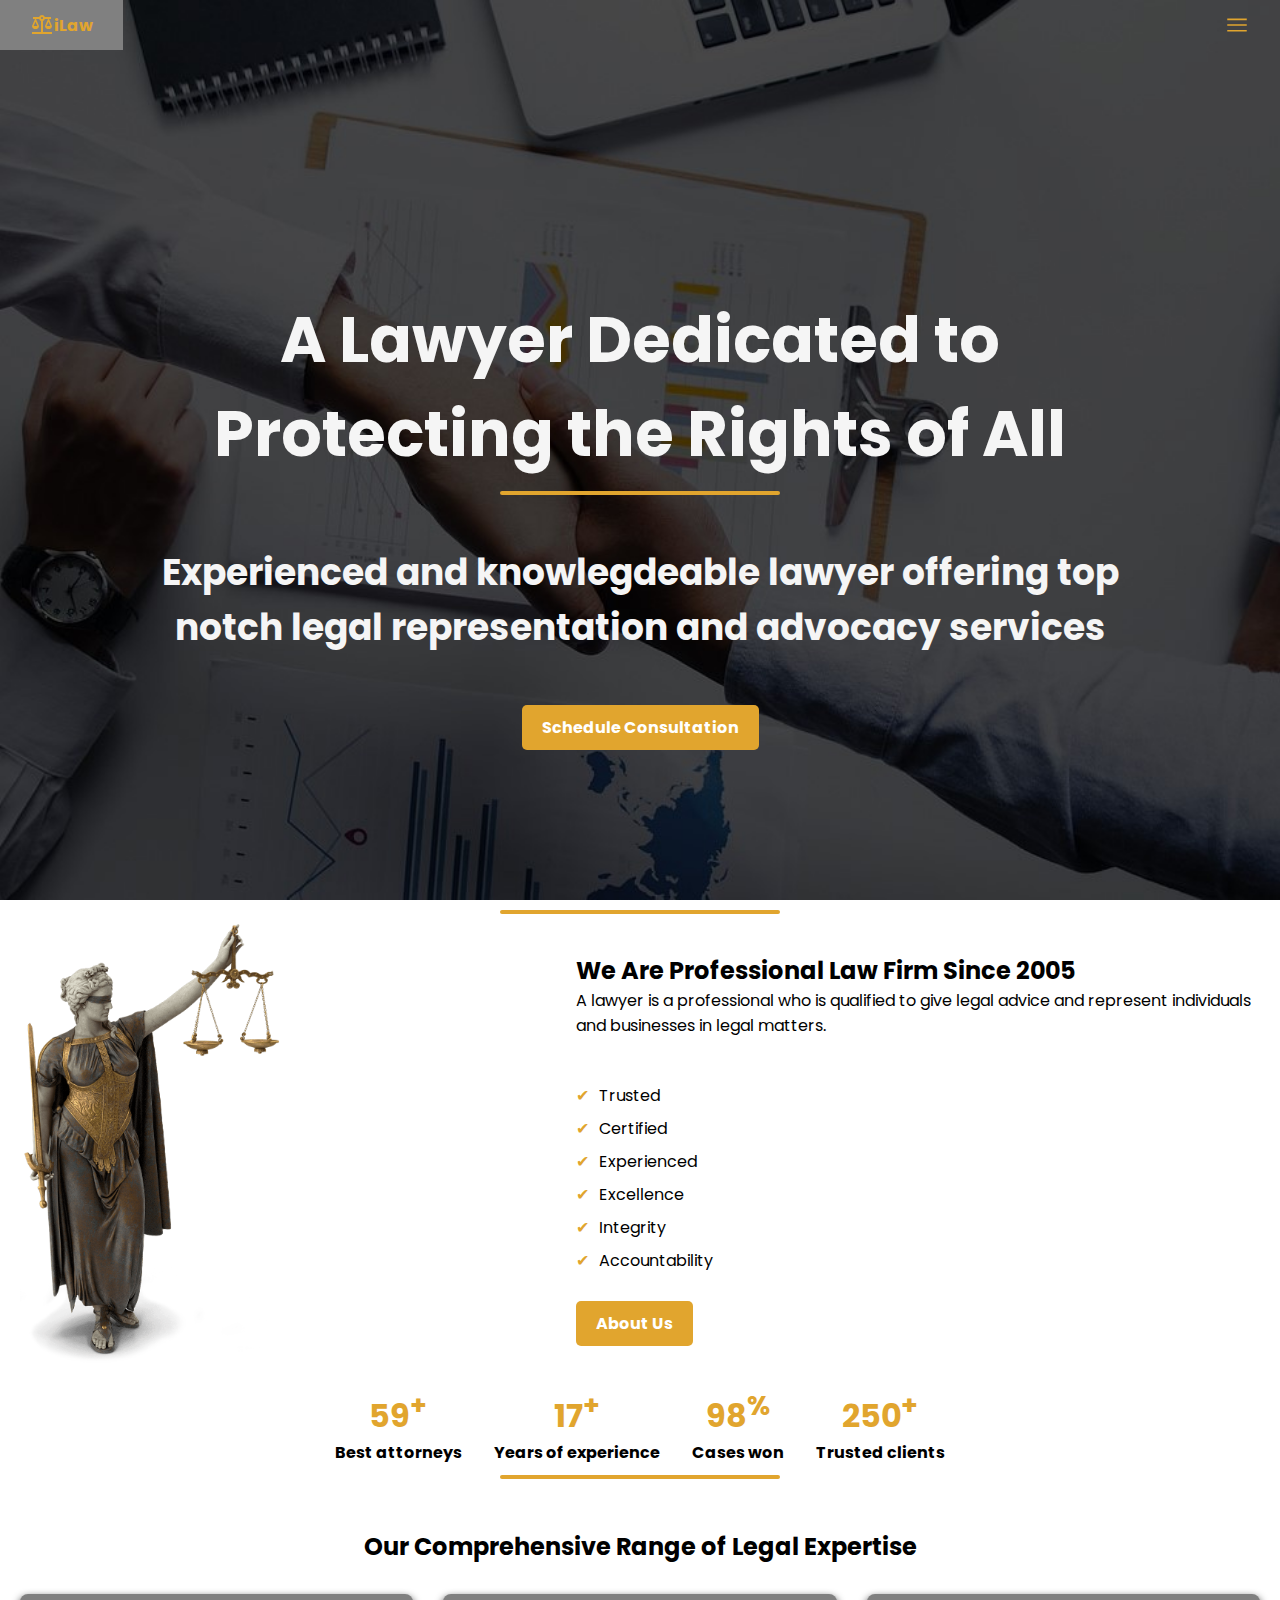
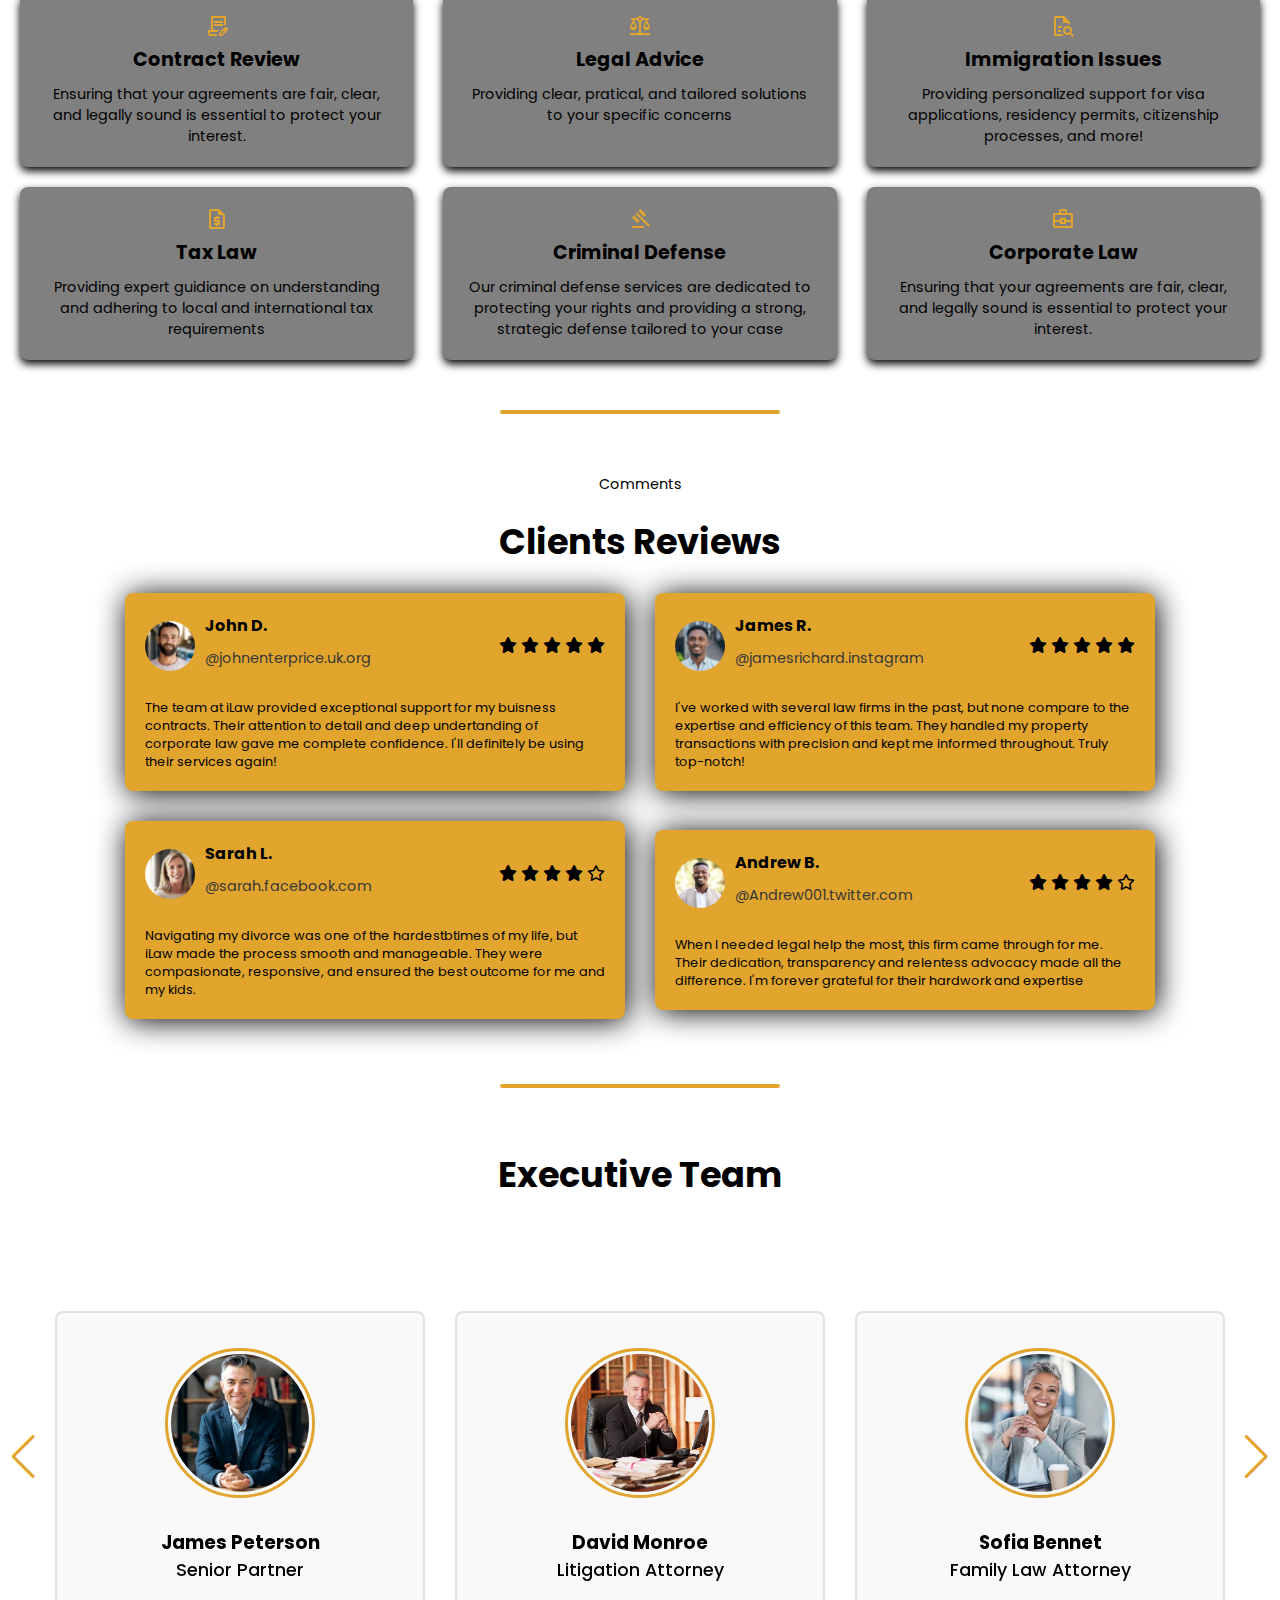
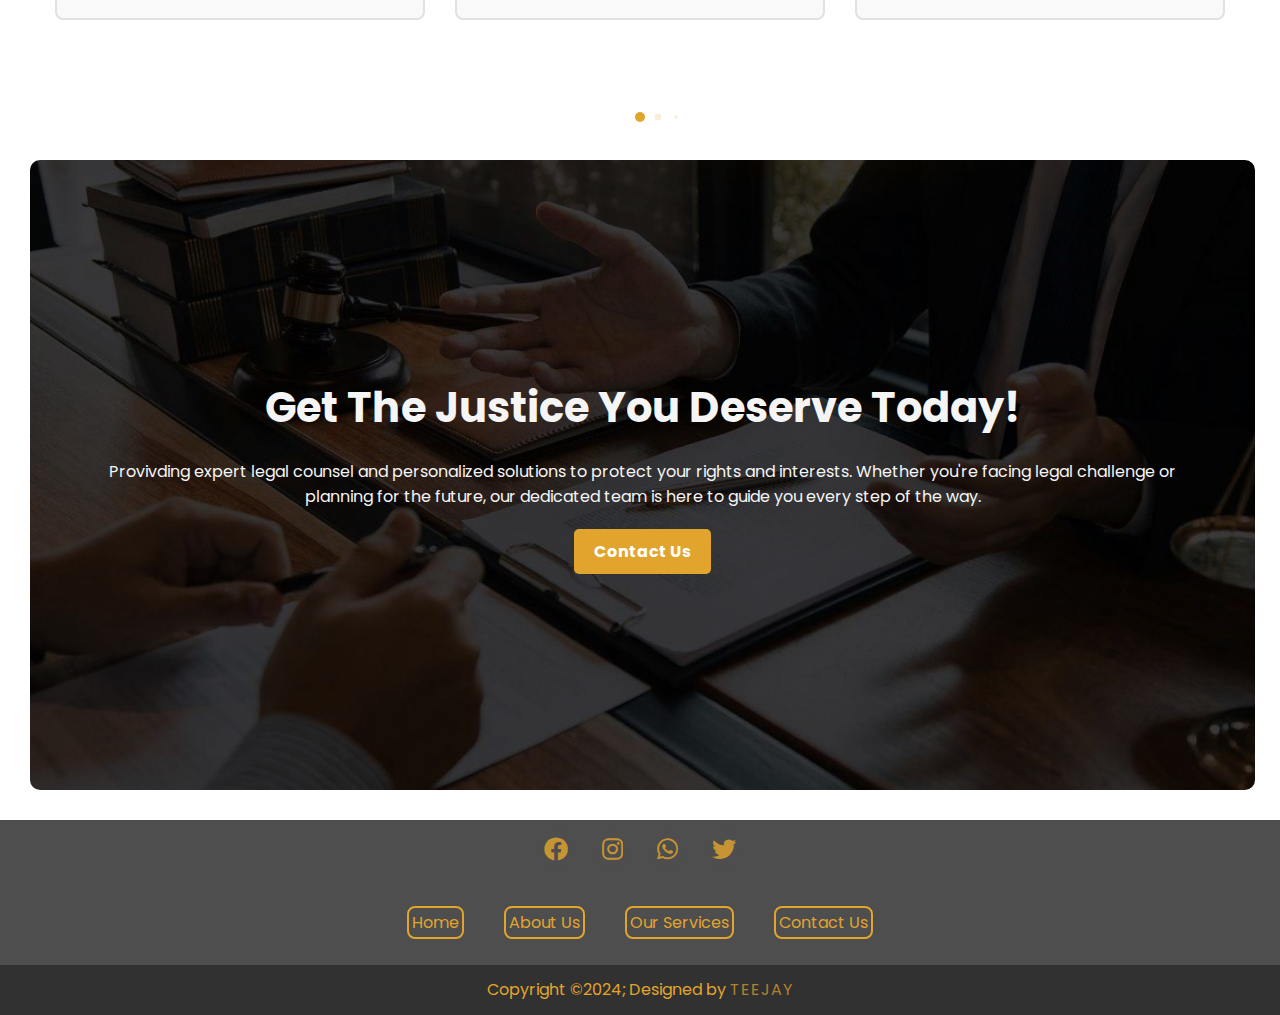
<file: index.html>
<!DOCTYPE html>
<html lang="en">
<head>
    <meta charset="UTF-8">
    <meta name="viewport" content="width=device-width, initial-scale=1.0">
    <title>Document</title>
    <link rel="stylesheet" href="https://cdn.jsdelivr.net/npm/swiper@11/swiper-bundle.min.css"/>
    <link rel="stylesheet" href="index.css"><link rel="preconnect" href="https://fonts.googleapis.com">
    <link rel="preconnect" href="https://fonts.gstatic.com" crossorigin>
    <link href="https://fonts.googleapis.com/css2?family=Poppins:ital,wght@0,100;0,200;0,300;0,400;0,500;0,600;0,700;0,800;0,900;1,100;1,200;1,300;1,400;1,500;1,600;1,700;1,800;1,900&display=swap" rel="stylesheet">
    <link href="https://cdnjs.cloudflare.com/ajax/libs/font-awesome/6.0.0-beta3/css/all.min.css" rel="stylesheet">
</head>

<body>
  <!--Navbar-->
  <nav> 
     <ul class="sidebar">
       <li onclick="hideSidebar()"><a href="#"><svg xmlns="http://www.w3.org/2000/svg" height="26px" viewBox="0 -960 960 960" width="26px" fill="#e1a52e"><path d="m249-207-42-42 231-231-231-231 42-42 231 231 231-231 42 42-231 231 231 231-42 42-231-231-231 231Z"/></svg></a></li>
       <li><a href="index.html">Home</a></li>
       <li><a href="about.html">About Us</a></li>
       <li><a href="services.html"> Our Services</a></li>
       <li><a href="contact.html">Contact Us</a></li>
    </ul>
    <ul class="navbar">
      <li><strong><a href="#"><svg xmlns="http://www.w3.org/2000/svg" height="24px" viewBox="0 -960 960 960" width="24px" fill="#e1a52e"><path d="M80-120v-80h360v-447q-26-9-45-28t-28-45H240l120 280q0 50-41 85t-99 35q-58 0-99-35t-41-85l120-280h-80v-80h247q12-35 43-57.5t70-22.5q39 0 70 22.5t43 57.5h247v80h-80l120 280q0 50-41 85t-99 35q-58 0-99-35t-41-85l120-280H593q-9 26-28 45t-45 28v447h360v80H80Zm585-320h150l-75-174-75 174Zm-520 0h150l-75-174-75 174Zm335-280q17 0 28.5-11.5T520-760q0-17-11.5-28.5T480-800q-17 0-28.5 11.5T440-760q0 17 11.5 28.5T480-720Z"/></svg> iLaw</a></strong></li>
      <!--<li class="hideOnMobile"><a href="index.html">Home</a></li>
      <li class="hideOnMobile"><a href="index.html">About</a></li>
      <li class="hideOnMobile"><a href="services.html">Services</a></li>
      <li class="hideOnMobile"><a href="contact.html">Contact</a></li>-->
      <li class="menu-button" onclick="showSidebar()"><a href="#"><svg xmlns="http://www.w3.org/2000/svg" height="26px" viewBox="0 -960 960 960" width="26px" fill="#e1a52e"><path d="M120-240v-60h720v60H120Zm0-210v-60h720v60H120Zm0-210v-60h720v60H120Z"/></svg></a></li>
   </ul>
  </nav>
  <!--Header-->
  <header>
    <div class="header-content">
      <h1>A Lawyer Dedicated to Protecting the Rights of All</h1>
      <div class="line"></div>
      <h4>Experienced and knowlegdeable lawyer offering top notch legal
         representation and advocacy services</h4>
         <a class="ctn" href="contact.html">Schedule Consultation</a>
    </div>
  </header>

    <div class="line"></div>
  
  <!--About Section-->
  
    <div class="row">
      <div class="left">
          <img src="images/lady-justice.png.png">
      </div>
      <div class="right">
        <div class="row-text">
          <h2>We Are Professional Law Firm Since 2005</h2>
          <p>A lawyer is a professional who is qualified to give legal advice and represent individuals and businesses in legal matters.</p>
         <br>
         <ul class="checklist">
          <li>Trusted</li>
          <li>Certified</li>
          <li>Experienced</li>
          <li>Excellence</li>
          <li>Integrity</li>
          <li>Accountability</li>
         </ul>
         <a href="about.html" class="ctn">About Us</a>
        </div>
     </div>
    </div>

    <div class="stats">
      <div class="stat">
        <h1>59<sup>+</sup></h1>
        <p><strong>Best attorneys</strong></p>
      </div>
      <div class="stat">
        <h1>17<sup>+</sup></h1>
        <p><strong>Years of experience</strong></p>
      </div>
      <div class="stat">
        <h1>98<sup>%</sup></h1>
        <p><strong>Cases won</strong></p>
      </div>
      <div class="stat">
        <h1>250<sup>+</sup></h1>
        <p><strong>Trusted clients</strong></p>
      </div>

    </div><div class="line"></div>

    <section class="services-section">
      <h2>Our Comprehensive Range of Legal Expertise</h2>
      <div class="cards">
        <div class="card">
          <svg xmlns="http://www.w3.org/2000/svg" height="24px" viewBox="0 -960 960 960" width="24px" fill="#e1a52e"><path d="M360-600v-80h360v80H360Zm0 120v-80h360v80H360Zm120 320H200h280Zm0 80H240q-50 0-85-35t-35-85v-120h120v-560h600v361q-20-2-40.5 1.5T760-505v-295H320v480h240l-80 80H200v40q0 17 11.5 28.5T240-160h240v80Zm80 0v-123l221-220q9-9 20-13t22-4q12 0 23 4.5t20 13.5l37 37q8 9 12.5 20t4.5 22q0 11-4 22.5T903-300L683-80H560Zm300-263-37-37 37 37ZM620-140h38l121-122-18-19-19-18-122 121v38Zm141-141-19-18 37 37-18-19Z"/></svg>
          <h3>Contract Review</h3>
          <p>Ensuring that your agreements are fair, clear, and legally sound is essential to protect your interest.</p>
        </div>

        <div class="card">
          <svg xmlns="http://www.w3.org/2000/svg" height="24px" viewBox="0 -960 960 960" width="24px" fill="#e1a52e"><path d="M80-120v-80h360v-447q-26-9-45-28t-28-45H240l120 280q0 50-41 85t-99 35q-58 0-99-35t-41-85l120-280h-80v-80h247q12-35 43-57.5t70-22.5q39 0 70 22.5t43 57.5h247v80h-80l120 280q0 50-41 85t-99 35q-58 0-99-35t-41-85l120-280H593q-9 26-28 45t-45 28v447h360v80H80Zm585-320h150l-75-174-75 174Zm-520 0h150l-75-174-75 174Zm335-280q17 0 28.5-11.5T520-760q0-17-11.5-28.5T480-800q-17 0-28.5 11.5T440-760q0 17 11.5 28.5T480-720Z"/></svg>
          <h3>Legal Advice</h3>
          <p>Providing clear, pratical, and tailored solutions to your specific concerns</p>
        </div>

        
        <div class="card"><svg xmlns="http://www.w3.org/2000/svg" height="24px" viewBox="0 -960 960 960" width="24px" fill="#e1a52e"><path d="M200-800v241-1 400-640 200-200Zm80 400h140q9-23 22-43t30-37H280v80Zm0 160h127q-5-20-6.5-40t.5-40H280v80ZM200-80q-33 0-56.5-23.5T120-160v-640q0-33 23.5-56.5T200-880h320l240 240v100q-19-8-39-12.5t-41-6.5v-41H480v-200H200v640h241q16 24 36 44.5T521-80H200Zm460-120q42 0 71-29t29-71q0-42-29-71t-71-29q-42 0-71 29t-29 71q0 42 29 71t71 29ZM864-40 756-148q-21 14-45.5 21t-50.5 7q-75 0-127.5-52.5T480-300q0-75 52.5-127.5T660-480q75 0 127.5 52.5T840-300q0 26-7 50.5T812-204L920-96l-56 56Z"/></svg>
          <h3>Immigration Issues</h3>
          <p>Providing personalized support for visa applications, residency permits, citizenship processes, and more!</p>
        </div>

        <div class="card"><svg xmlns="http://www.w3.org/2000/svg" height="24px" viewBox="0 -960 960 960" width="24px" fill="#e1a52e"><path d="M440-200h80v-40h40q17 0 28.5-11.5T600-280v-120q0-17-11.5-28.5T560-440H440v-40h160v-80h-80v-40h-80v40h-40q-17 0-28.5 11.5T360-520v120q0 17 11.5 28.5T400-360h120v40H360v80h80v40ZM240-80q-33 0-56.5-23.5T160-160v-640q0-33 23.5-56.5T240-880h320l240 240v480q0 33-23.5 56.5T720-80H240Zm280-560v-160H240v640h480v-480H520ZM240-800v160-160 640-640Z"/></svg>
          <h3>Tax Law</h3>
          <p>Providing expert guidiance on understanding and adhering to local and international tax requirements</p>
        </div>

        <div class="card">
          <svg xmlns="http://www.w3.org/2000/svg" height="24px" viewBox="0 -960 960 960" width="24px" fill="#e1a52e"><path d="M160-120v-80h480v80H160Zm226-194L160-540l84-86 228 226-86 86Zm254-254L414-796l86-84 226 226-86 86Zm184 408L302-682l56-56 522 522-56 56Z"/></svg>
          <h3>Criminal Defense</h3>
          <p>Our criminal defense services are dedicated to protecting your rights and providing a strong, strategic defense tailored to your case</p>
        </div>

        <div class="card">
          <svg xmlns="http://www.w3.org/2000/svg" height="24px" viewBox="0 -960 960 960" width="24px" fill="#e1a52e"><path d="M160-120q-33 0-56.5-23.5T80-200v-440q0-33 23.5-56.5T160-720h160v-80q0-33 23.5-56.5T400-880h160q33 0 56.5 23.5T640-800v80h160q33 0 56.5 23.5T880-640v440q0 33-23.5 56.5T800-120H160Zm240-600h160v-80H400v80Zm400 360H600v80H360v-80H160v160h640v-160Zm-360 0h80v-80h-80v80Zm-280-80h200v-80h240v80h200v-200H160v200Zm320 40Z"/></svg>
          <h3>Corporate Law</h3>
          <p>Ensuring that your agreements are fair, clear, and legally sound is essential to protect your interest.</p>
        </div>
      </div>
    </section>

    <div class="line"></div>

<!--Review Section-->
    <section id="reviews">
      <div class="review-heading">
        <span>Comments</span>
        <h2>Clients Reviews</h2>
        <div class="review-box-container">
          <div class="review-box">
            <div class="box-top">
              <div class="review-profile">
                <div class="review-profile-img">
                  <img src="images/review-1.jpg">
                </div>
                <div class="name-user">
                  <strong>John D.</strong>
                  <span>@johnenterprice.uk.org</span>
                </div>
              </div>
              <div class="reviews">
                <i class="fas fa-star"></i>
                <i class="fas fa-star"></i>
                <i class="fas fa-star"></i>
                <i class="fas fa-star"></i>
                <i class="fas fa-star"></i>
              </div>
            </div>

            <div class="client-comment">
              <p>The team at iLaw provided exceptional support for my buisness contracts. Their attention to detail and deep undertanding of corporate law gave me complete confidence. I'll definitely be using their services again!</p>
            </div>
          </div>
          <div class="review-box">
            <div class="box-top">
              <div class="review-profile">
                <div class="review-profile-img">
                  <img src="images/review-4.jpg">
                </div>
                <div class="name-user">
                  <strong>James R.</strong>
                  <span>@jamesrichard.instagram</span>
                </div>
              </div>
              <div class="reviews">
                <i class="fas fa-star"></i>
                <i class="fas fa-star"></i>
                <i class="fas fa-star"></i>
                <i class="fas fa-star"></i>
                <i class="fas fa-star"></i>
              </div>
            </div>

            <div class="client-comment">
              <p>I've worked with several law firms in the past, but none compare to the expertise and efficiency of this team. They handled my property transactions with precision and kept me informed throughout. Truly top-notch!</p>
            </div>
          </div>
          <div class="review-box">
            <div class="box-top">
              <div class="review-profile">
                <div class="review-profile-img">
                  <img src="images/review-3.jpg">
                </div>
                <div class="name-user">
                  <strong>Sarah L.</strong>
                  <span>@sarah.facebook.com</span>
                </div>
              </div>
              <div class="reviews">
                <i class="fas fa-star"></i>
                <i class="fas fa-star"></i>
                <i class="fas fa-star"></i>
                <i class="fas fa-star"></i>
                <i class="far fa-star"></i>
              </div>
            </div>

            <div class="client-comment">
              <p>Navigating my divorce was one of the hardestbtimes of my life, but iLaw made the process smooth and manageable. They were compasionate, responsive, and ensured the best outcome for me and my kids. </p>
            </div>
          </div>
          <div class="review-box">
            <div class="box-top">
              <div class="review-profile">
                <div class="review-profile-img">
                  <img src="images/review-2.jpg">
                </div>
                <div class="name-user">
                  <strong>Andrew B.</strong>
                  <span>@Andrew001.twitter.com</span>
                </div>
              </div>
              <div class="reviews">
                <i class="fas fa-star"></i>
                <i class="fas fa-star"></i>
                <i class="fas fa-star"></i>
                <i class="fas fa-star"></i>
                <i class="far fa-star"></i>
              </div>
            </div>

            <div class="client-comment">
              <p>When I needed legal help the most, this firm came through for me. Their dedication, transparency and relentess advocacy made all the difference. I'm forever grateful for their hardwork and expertise</p>
            </div>
          </div>
      </div>
    </section>

    <div class="line"></div>

   <div class="">
    <h2 class="staff-header">Executive Team</h2>
   </div>
    <!--Staff Section-->
  <section class="staff-section">
    <div class="staff-container swiper">
      <div class="slider-wrapper">
        <div class="card-list swiper-wrapper">
          <div class="card-items swiper-slide">
            <img src="images/staff1.jpg" class="staff-image">
            <h3 class="staff-name">James Peterson</h3>
            <p class="staff-profession">Senior Partner</p>
          </div>
          <div class="card-items swiper-slide">
            <img src="images/staff2.jpg" class="staff-image">
            <h3 class="staff-name">David Monroe</h3>
            <p class="staff-profession">Litigation Attorney</p>
          </div>
          <div class="card-items swiper-slide">
            <img src="images/staff4.jpg" class="staff-image">
            <h3 class="staff-name">Sofia Bennet</h3>
            <p class="staff-profession">Family Law Attorney</p>
          </div>
          <div class="card-items swiper-slide">
            <img src="images/staff5.jpg" class="staff-image">
            <h3 class="staff-name">Victoria Adams</h3>
            <p class="staff-profession">Real Estate Attorney</p>
          </div>
          <div class="card-items swiper-slide">
            <img src="images/staff3.jpg" class="staff-image">
            <h3 class="staff-name">Jonathan Blake</h3>
            <p class="staff-profession">Criminal Defense Attorney</p>
          </div>
          <div class="card-items swiper-slide">
            <img src="images/staff6.jpg" class="staff-image">
            <h3 class="staff-name">Micheal Hayes</h3>
            <p class="staff-profession">Corporate  Counsel</p>
          </div>
          <div class="card-items swiper-slide">
            <img src="images/staff8.jpg" class="staff-image">
            <h3 class="staff-name">Natalie Brooks</h3>
            <p class="staff-profession">Legal Researach Analyst</p>
          </div>
          <div class="card-items swiper-slide">
            <img src="images/staff7.jpg" class="staff-image">
            <h3 class="staff-name">Olivia Grant</h3>
            <p class="staff-profession">Intellectual Property Specialist</p>
          </div>
        </div>

        <div class="swiper-pagination"></div>
        <div class="swiper-slide-button swiper-button-prev"></div>
        <div class="swiper-slide-button swiper-button-next"></div>

      </div>
    </div>
  </section>

    <!--Contact Section-->  
    <section class="hero-section">
      <div class="hero-container">
        <div class="hero-text">
          <h2>Get The Justice You Deserve Today!</h2>
          <p>Provivding expert legal counsel and personalized solutions to protect your rights and interests.
          Whether you're facing legal challenge or planning for the future, our dedicated team is here to guide you every step of the way.</p>
         <a class="ctn" href="contact.html">Contact Us</a>
        </div>
      </div>
    </section>
  
  <!--Footer Section-->
<footer>


<div class="footer-container">
<div class="waves">
  <div class="wave" id="wave1"></div>
  <div class="wave" id="wave2"></div>
  <div class="wave" id="wave3"></div>
  <div class="wave" id="wave4"></div>
</div>


  <div class="social-icons">
     <a href="#"><i class="fa-brands fa-facebook"></i></a>
     <a href="#"><i class="fa-brands fa-instagram"></i></a>
     <a href="#"><i class="fa-brands fa-whatsapp"></i></a>
     <a href="#"><i class="fa-brands fa-twitter"></i></a>
  </div>

  <div class="footer-nav">
      <ul>
        <li><a href="index.html">Home</a></li>
        <li><a href="about.html">About Us</a></li>
        <li><a href="services.html"> Our Services</a></li>
        <li><a href="contact.html">Contact Us</a></li>
      </ul>
  </div>
<div class="footer-bottom">
     <p>Copyright &copy;2024; Designed by <spanc class="designer">TeeJay</span></p>
  </div>
</div>
</footer>


  <script>
      function showSidebar(){
      const sidebar = document.querySelector('.sidebar')
      sidebar.style.display = 'flex'
    }
    function hideSidebar(){
      const sidebar = document.querySelector('.sidebar')
      sidebar.style.display = 'none'
    }


  </script><script src="https://cdn.jsdelivr.net/npm/swiper@11/swiper-bundle.min.js"></script>

<!--Custom Js Script-->
  <script src="script.js"></script>
</body>
</file>
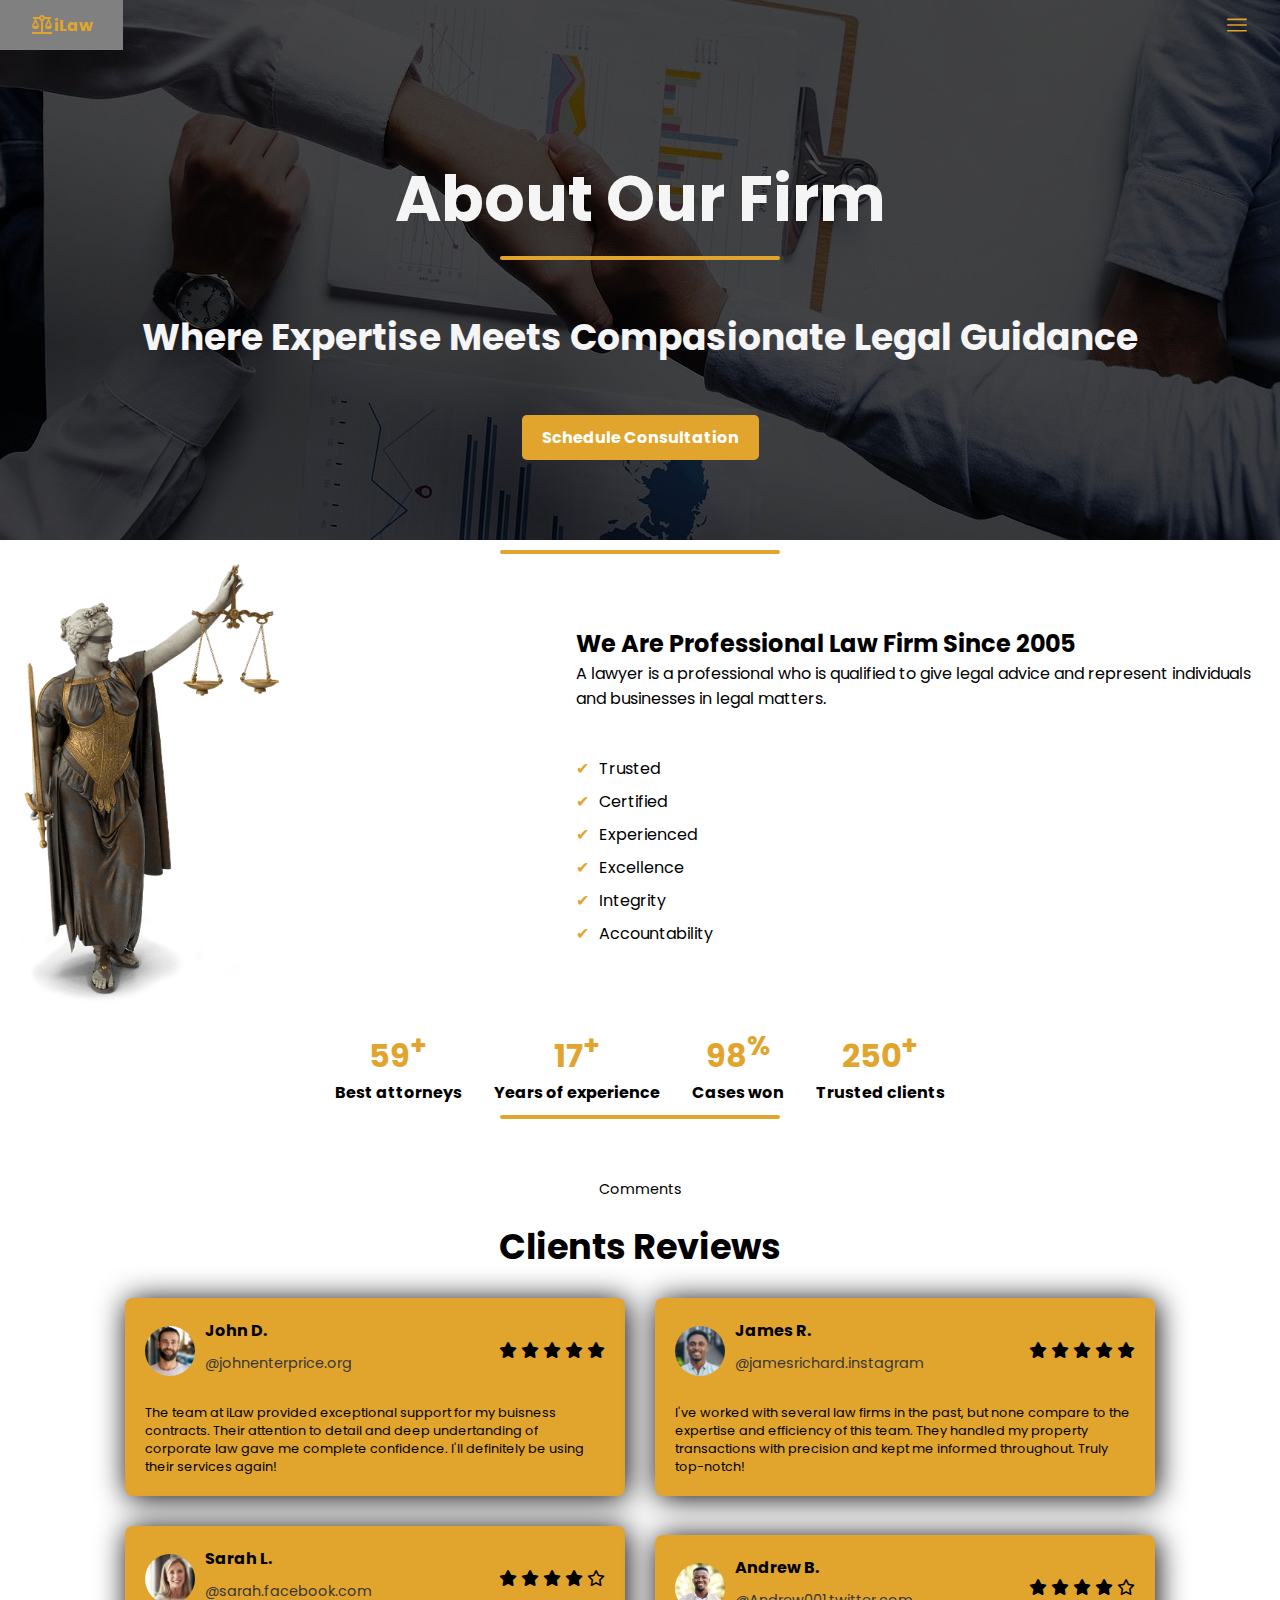
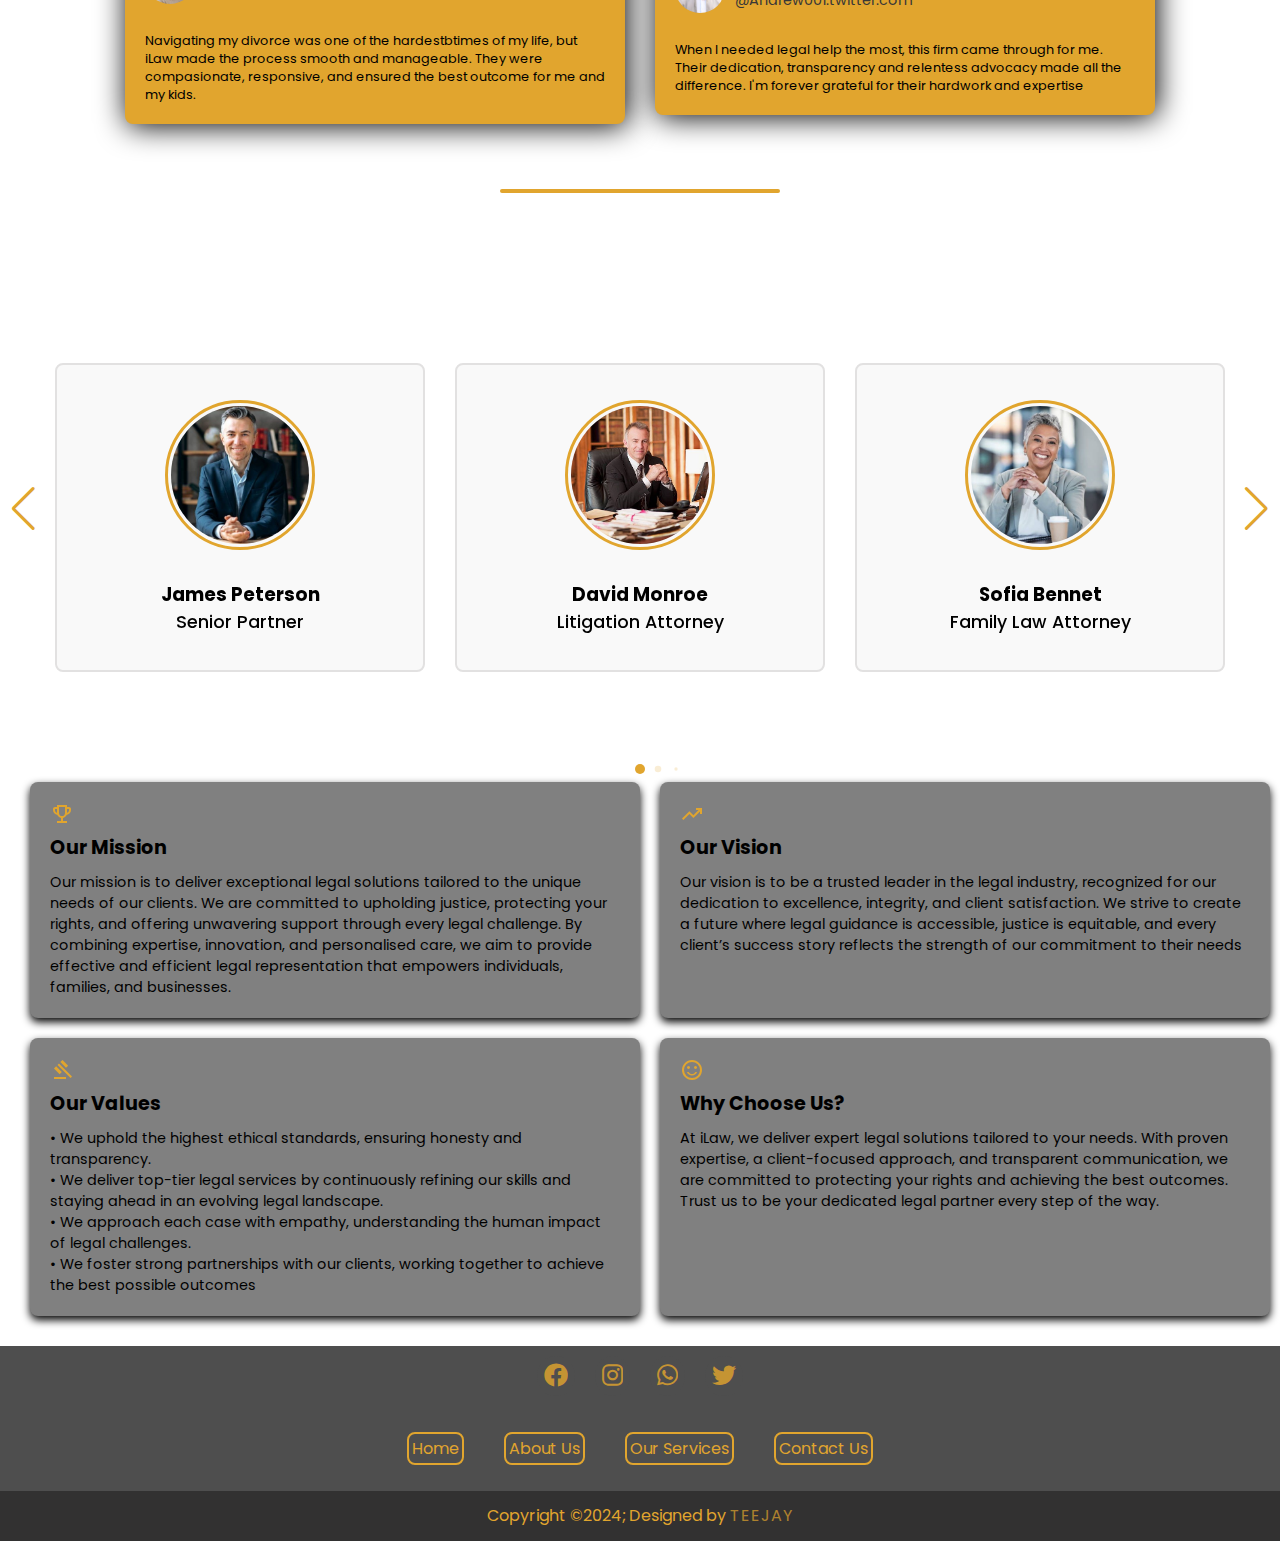
<file: about.html>
<!DOCTYPE html>
<html lang="en">
<head>
    <meta charset="UTF-8">
    <meta name="viewport" content="width=device-width, initial-scale=1.0">
    <title>Document</title>
    <link rel="stylesheet" href="https://cdn.jsdelivr.net/npm/swiper@11/swiper-bundle.min.css"/>
    <link rel="stylesheet" href="about.css"><link rel="preconnect" href="https://fonts.googleapis.com">
    <link rel="preconnect" href="https://fonts.gstatic.com" crossorigin>
    <link href="https://fonts.googleapis.com/css2?family=Poppins:ital,wght@0,100;0,200;0,300;0,400;0,500;0,600;0,700;0,800;0,900;1,100;1,200;1,300;1,400;1,500;1,600;1,700;1,800;1,900&display=swap" rel="stylesheet">
    <link href="https://cdnjs.cloudflare.com/ajax/libs/font-awesome/6.0.0-beta3/css/all.min.css" rel="stylesheet">
</head>

<body>
  <!--Navbar-->
  <nav> 
     <ul class="sidebar">
       <li onclick="hideSidebar()"><a href="#"><svg xmlns="http://www.w3.org/2000/svg" height="26px" viewBox="0 -960 960 960" width="26px" fill="#e1a52e"><path d="m249-207-42-42 231-231-231-231 42-42 231 231 231-231 42 42-231 231 231 231-42 42-231-231-231 231Z"/></svg></a></li>
       <li><a href="index.html">Home</a></li>
       <li><a href="about.html">About Us</a></li>
       <li><a href="services.html"> Our Services</a></li>
       <li><a href="contact.html">Contact Us</a></li>
    </ul>
    <ul class="navbar">
      <li><strong><a href="#"><svg xmlns="http://www.w3.org/2000/svg" height="24px" viewBox="0 -960 960 960" width="24px" fill="#e1a52e"><path d="M80-120v-80h360v-447q-26-9-45-28t-28-45H240l120 280q0 50-41 85t-99 35q-58 0-99-35t-41-85l120-280h-80v-80h247q12-35 43-57.5t70-22.5q39 0 70 22.5t43 57.5h247v80h-80l120 280q0 50-41 85t-99 35q-58 0-99-35t-41-85l120-280H593q-9 26-28 45t-45 28v447h360v80H80Zm585-320h150l-75-174-75 174Zm-520 0h150l-75-174-75 174Zm335-280q17 0 28.5-11.5T520-760q0-17-11.5-28.5T480-800q-17 0-28.5 11.5T440-760q0 17 11.5 28.5T480-720Z"/></svg> iLaw</a></strong></li>
      <!--<li class="hideOnMobile"><a href="index.html">Home</a></li>
      <li class="hideOnMobile"><a href="index.html">About</a></li>
      <li class="hideOnMobile"><a href="services.html">Services</a></li>
      <li class="hideOnMobile"><a href="contact.html">Contact</a></li>-->
      <li class="menu-button" onclick="showSidebar()"><a href="#"><svg xmlns="http://www.w3.org/2000/svg" height="26px" viewBox="0 -960 960 960" width="26px" fill="#e1a52e"><path d="M120-240v-60h720v60H120Zm0-210v-60h720v60H120Zm0-210v-60h720v60H120Z"/></svg></a></li>
   </ul>
  </nav>
  <!--Header-->
  <header>
    <div class="header-content">
      <h1>About Our Firm</h1>
      <div class="line"></div>
      <h4>Where Expertise Meets Compasionate Legal Guidance</h4>
         <a class="ctn" href="contact.html">Schedule Consultation</a>
    </div>
  </header>

    <div class="line"></div>
  
  <!--About Section-->
  
    <div class="row">
      <div class="left">
          <img src="images/lady-justice.png.png">
      </div>
      <div class="right">
        <div class="row-text">
          <h2>We Are Professional Law Firm Since 2005</h2>
          <p>A lawyer is a professional who is qualified to give legal advice and represent individuals and businesses in legal matters.</p>
         <br>
         <ul class="checklist">
          <li>Trusted</li>
          <li>Certified</li>
          <li>Experienced</li>
          <li>Excellence</li>
          <li>Integrity</li>
          <li>Accountability</li>
         </ul>
        </div>
     </div>
    </div>


    <div class="stats">
      <div class="stat">
        <h1>59<sup>+</sup></h1>
        <p><strong>Best attorneys</strong></p>
      </div>
      <div class="stat">
        <h1>17<sup>+</sup></h1>
        <p><strong>Years of experience</strong></p>
      </div>
      <div class="stat">
        <h1>98<sup>%</sup></h1>
        <p><strong>Cases won</strong></p>
      </div>
      <div class="stat">
        <h1>250<sup>+</sup></h1>
        <p><strong>Trusted clients</strong></p>
      </div>

    </div><div class="line"></div>

<!--Review Section-->
<section id="reviews">
      <div class="review-heading">
        <span>Comments</span>
        <h2>Clients Reviews</h2>
        <div class="review-box-container">
          <div class="review-box">
            <div class="box-top">
              <div class="review-profile">
                <div class="review-profile-img">
                  <img src="images/review-1.jpg">
                </div>
                <div class="name-user">
                  <strong>John D.</strong>
                  <span>@johnenterprice.org</span>
                </div>
              </div>
              <div class="reviews">
                <i class="fas fa-star"></i>
                <i class="fas fa-star"></i>
                <i class="fas fa-star"></i>
                <i class="fas fa-star"></i>
                <i class="fas fa-star"></i>
              </div>
            </div>

            <div class="client-comment">
              <p>The team at iLaw provided exceptional support for my buisness contracts. Their attention to detail and deep undertanding of corporate law gave me complete confidence. I'll definitely be using their services again!</p>
            </div>
          </div>
          <div class="review-box">
            <div class="box-top">
              <div class="review-profile">
                <div class="review-profile-img">
                  <img src="images/review-4.jpg">
                </div>
                <div class="name-user">
                  <strong>James R.</strong>
                  <span>@jamesrichard.instagram</span>
                </div>
              </div>
              <div class="reviews">
                <i class="fas fa-star"></i>
                <i class="fas fa-star"></i>
                <i class="fas fa-star"></i>
                <i class="fas fa-star"></i>
                <i class="fas fa-star"></i>
              </div>
            </div>

            <div class="client-comment">
              <p>I've worked with several law firms in the past, but none compare to the expertise and efficiency of this team. They handled my property transactions with precision and kept me informed throughout. Truly top-notch!</p>
            </div>
          </div>
          <div class="review-box">
            <div class="box-top">
              <div class="review-profile">
                <div class="review-profile-img">
                  <img src="images/review-3.jpg">
                </div>
                <div class="name-user">
                  <strong>Sarah L.</strong>
                  <span>@sarah.facebook.com</span>
                </div>
              </div>
              <div class="reviews">
                <i class="fas fa-star"></i>
                <i class="fas fa-star"></i>
                <i class="fas fa-star"></i>
                <i class="fas fa-star"></i>
                <i class="far fa-star"></i>
              </div>
            </div>

            <div class="client-comment">
              <p>Navigating my divorce was one of the hardestbtimes of my life, but iLaw made the process smooth and manageable. They were compasionate, responsive, and ensured the best outcome for me and my kids. </p>
            </div>
          </div>
          <div class="review-box">
            <div class="box-top">
              <div class="review-profile">
                <div class="review-profile-img">
                  <img src="images/review-2.jpg">
                </div>
                <div class="name-user">
                  <strong>Andrew B.</strong>
                  <span>@Andrew001.twitter.com</span>
                </div>
              </div>
              <div class="reviews">
                <i class="fas fa-star"></i>
                <i class="fas fa-star"></i>
                <i class="fas fa-star"></i>
                <i class="fas fa-star"></i>
                <i class="far fa-star"></i>
              </div>
            </div>

            <div class="client-comment">
              <p>When I needed legal help the most, this firm came through for me. Their dedication, transparency and relentess advocacy made all the difference. I'm forever grateful for their hardwork and expertise</p>
            </div>
          </div>
      </div>
    </section>

    <div class="line"></div>

   <div class="">
    <h2 class="staff-header"></h2>
   </div>

     <!--Staff Section-->
  <section class="staff-section">
    <div class="staff-container swiper">
      <div class="slider-wrapper">
        <div class="card-list swiper-wrapper">
          <div class="card-items swiper-slide">
            <img src="images/staff1.jpg" class="staff-image">
            <h3 class="staff-name">James Peterson</h3>
            <p class="staff-profession">Senior Partner</p>
          </div>
          <div class="card-items swiper-slide">
            <img src="images/staff2.jpg" class="staff-image">
            <h3 class="staff-name">David Monroe</h3>
            <p class="staff-profession">Litigation Attorney</p>
          </div>
          <div class="card-items swiper-slide">
            <img src="images/staff4.jpg" class="staff-image">
            <h3 class="staff-name">Sofia Bennet</h3>
            <p class="staff-profession">Family Law Attorney</p>
          </div>
          <div class="card-items swiper-slide">
            <img src="images/staff5.jpg" class="staff-image">
            <h3 class="staff-name">Victoria Adams</h3>
            <p class="staff-profession">Real Estate Attorney</p>
          </div>
          <div class="card-items swiper-slide">
            <img src="images/staff3.jpg" class="staff-image">
            <h3 class="staff-name">Jonathan Blake</h3>
            <p class="staff-profession">Criminal Defense Attorney</p>
          </div>
          <div class="card-items swiper-slide">
            <img src="images/staff6.jpg" class="staff-image">
            <h3 class="staff-name">Micheal Hayes</h3>
            <p class="staff-profession">Corporate  Counsel</p>
          </div>
          <div class="card-items swiper-slide">
            <img src="images/staff8.jpg" class="staff-image">
            <h3 class="staff-name">Natalie Brooks</h3>
            <p class="staff-profession">Legal Researach Analyst</p>
          </div>
          <div class="card-items swiper-slide">
            <img src="images/staff7.jpg" class="staff-image">
            <h3 class="staff-name">Olivia Grant</h3>
            <p class="staff-profession">Intellectual Property Specialist</p>
          </div>
        </div>

        <div class="swiper-pagination"></div>
        <div class="swiper-slide-button swiper-button-prev"></div>
        <div class="swiper-slide-button swiper-button-next"></div>

      </div>
    </div>
  </section>



    <div class="cards">
        <div class="card">
          <svg xmlns="http://www.w3.org/2000/svg" height="24px" viewBox="0 -960 960 960" width="24px" fill="#e1a52e"><path d="M280-120v-80h160v-124q-49-11-87.5-41.5T296-442q-75-9-125.5-65.5T120-640v-40q0-33 23.5-56.5T200-760h80v-80h400v80h80q33 0 56.5 23.5T840-680v40q0 76-50.5 132.5T664-442q-18 46-56.5 76.5T520-324v124h160v80H280Zm0-408v-152h-80v40q0 38 22 68.5t58 43.5Zm200 128q50 0 85-35t35-85v-240H360v240q0 50 35 85t85 35Zm200-128q36-13 58-43.5t22-68.5v-40h-80v152Zm-200-52Z"/></svg>
          <h3>Our Mission</h3>
          <p>Our mission is to deliver exceptional legal solutions tailored to the unique needs of our clients. We are committed to upholding justice,
            protecting your rights, and offering unwavering support through every legal challenge. By combining expertise, innovation, and personalised care,
            we aim to provide effective and efficient legal representation that empowers individuals, families, and businesses.
          </p>
        </div>

        <div class="card">
          <svg xmlns="http://www.w3.org/2000/svg" height="24px" viewBox="0 -960 960 960" width="24px" fill="#e1a52e"><path d="m136-240-56-56 296-298 160 160 208-206H640v-80h240v240h-80v-104L536-320 376-480 136-240Z"/></svg>
          <h3>Our Vision</h3>
          <p>Our vision is to be a trusted leader in the legal industry, recognized for our dedication to excellence, integrity, and client satisfaction. We strive to create a future where legal guidance is accessible, justice is equitable, and every client’s success story reflects the strength of our commitment to their needs</p>
        </div>

        
        <div class="card">
          <svg xmlns="http://www.w3.org/2000/svg" height="24px" viewBox="0 -960 960 960" width="24px" fill="#e1a52e"><path d="M160-120v-80h480v80H160Zm226-194L160-540l84-86 228 226-86 86Zm254-254L414-796l86-84 226 226-86 86Zm184 408L302-682l56-56 522 522-56 56Z"/></svg>
          <h3>Our Values</h3>
          <p>• We uphold the highest ethical standards, ensuring honesty and transparency. <br>
	           • We deliver top-tier legal services by continuously refining our skills and staying ahead in an evolving legal landscape. <br>
	           • We approach each case with empathy, understanding the human impact of legal challenges. <br>
	           • We foster strong partnerships with our clients, working together to achieve the best possible outcomes</p>
        </div>

        <div class="card">
          <svg xmlns="http://www.w3.org/2000/svg" height="24px" viewBox="0 -960 960 960" width="24px" fill="#e1a52e"><path d="M620-520q25 0 42.5-17.5T680-580q0-25-17.5-42.5T620-640q-25 0-42.5 17.5T560-580q0 25 17.5 42.5T620-520Zm-280 0q25 0 42.5-17.5T400-580q0-25-17.5-42.5T340-640q-25 0-42.5 17.5T280-580q0 25 17.5 42.5T340-520Zm140 260q68 0 123.5-38.5T684-400h-66q-22 37-58.5 58.5T480-320q-43 0-79.5-21.5T342-400h-66q25 63 80.5 101.5T480-260Zm0 180q-83 0-156-31.5T197-197q-54-54-85.5-127T80-480q0-83 31.5-156T197-763q54-54 127-85.5T480-880q83 0 156 31.5T763-763q54 54 85.5 127T880-480q0 83-31.5 156T763-197q-54 54-127 85.5T480-80Zm0-400Zm0 320q134 0 227-93t93-227q0-134-93-227t-227-93q-134 0-227 93t-93 227q0 134 93 227t227 93Z"/></svg>
          <h3>Why Choose Us?</h3>
          <p>At iLaw, we deliver expert legal solutions tailored to your needs. With proven expertise, a client-focused approach, and transparent communication, we are committed to protecting your rights and achieving the best outcomes. Trust us to be your dedicated legal partner every step of the way.</p>
        </div>
    </div>
    
  <!--Footer Section-->
<footer>


<div class="footer-container">
<div class="waves">
  <div class="wave" id="wave1"></div>
  <div class="wave" id="wave2"></div>
  <div class="wave" id="wave3"></div>
  <div class="wave" id="wave4"></div>
</div>


  <div class="social-icons">
     <a href="#"><i class="fa-brands fa-facebook"></i></a>
     <a href="#"><i class="fa-brands fa-instagram"></i></a>
     <a href="#"><i class="fa-brands fa-whatsapp"></i></a>
     <a href="#"><i class="fa-brands fa-twitter"></i></a>
  </div>

  <div class="footer-nav">
      <ul>
        <li><a href="index.html">Home</a></li>
        <li><a href="about.html">About Us</a></li>
        <li><a href="services.html"> Our Services</a></li>
        <li><a href="contact.html">Contact Us</a></li>
      </ul>
  </div>
<div class="footer-bottom">
     <p>Copyright &copy;2024; Designed by <spanc class="designer">TeeJay</span></p>
  </div>
</div>
</footer>


  <script>
      function showSidebar(){
      const sidebar = document.querySelector('.sidebar')
      sidebar.style.display = 'flex'
    }
    function hideSidebar(){
      const sidebar = document.querySelector('.sidebar')
      sidebar.style.display = 'none'
    }


  </script><script src="https://cdn.jsdelivr.net/npm/swiper@11/swiper-bundle.min.js"></script>

<!--Custom Js Script-->
  <script src="script.js"></script>
</body>
</file>
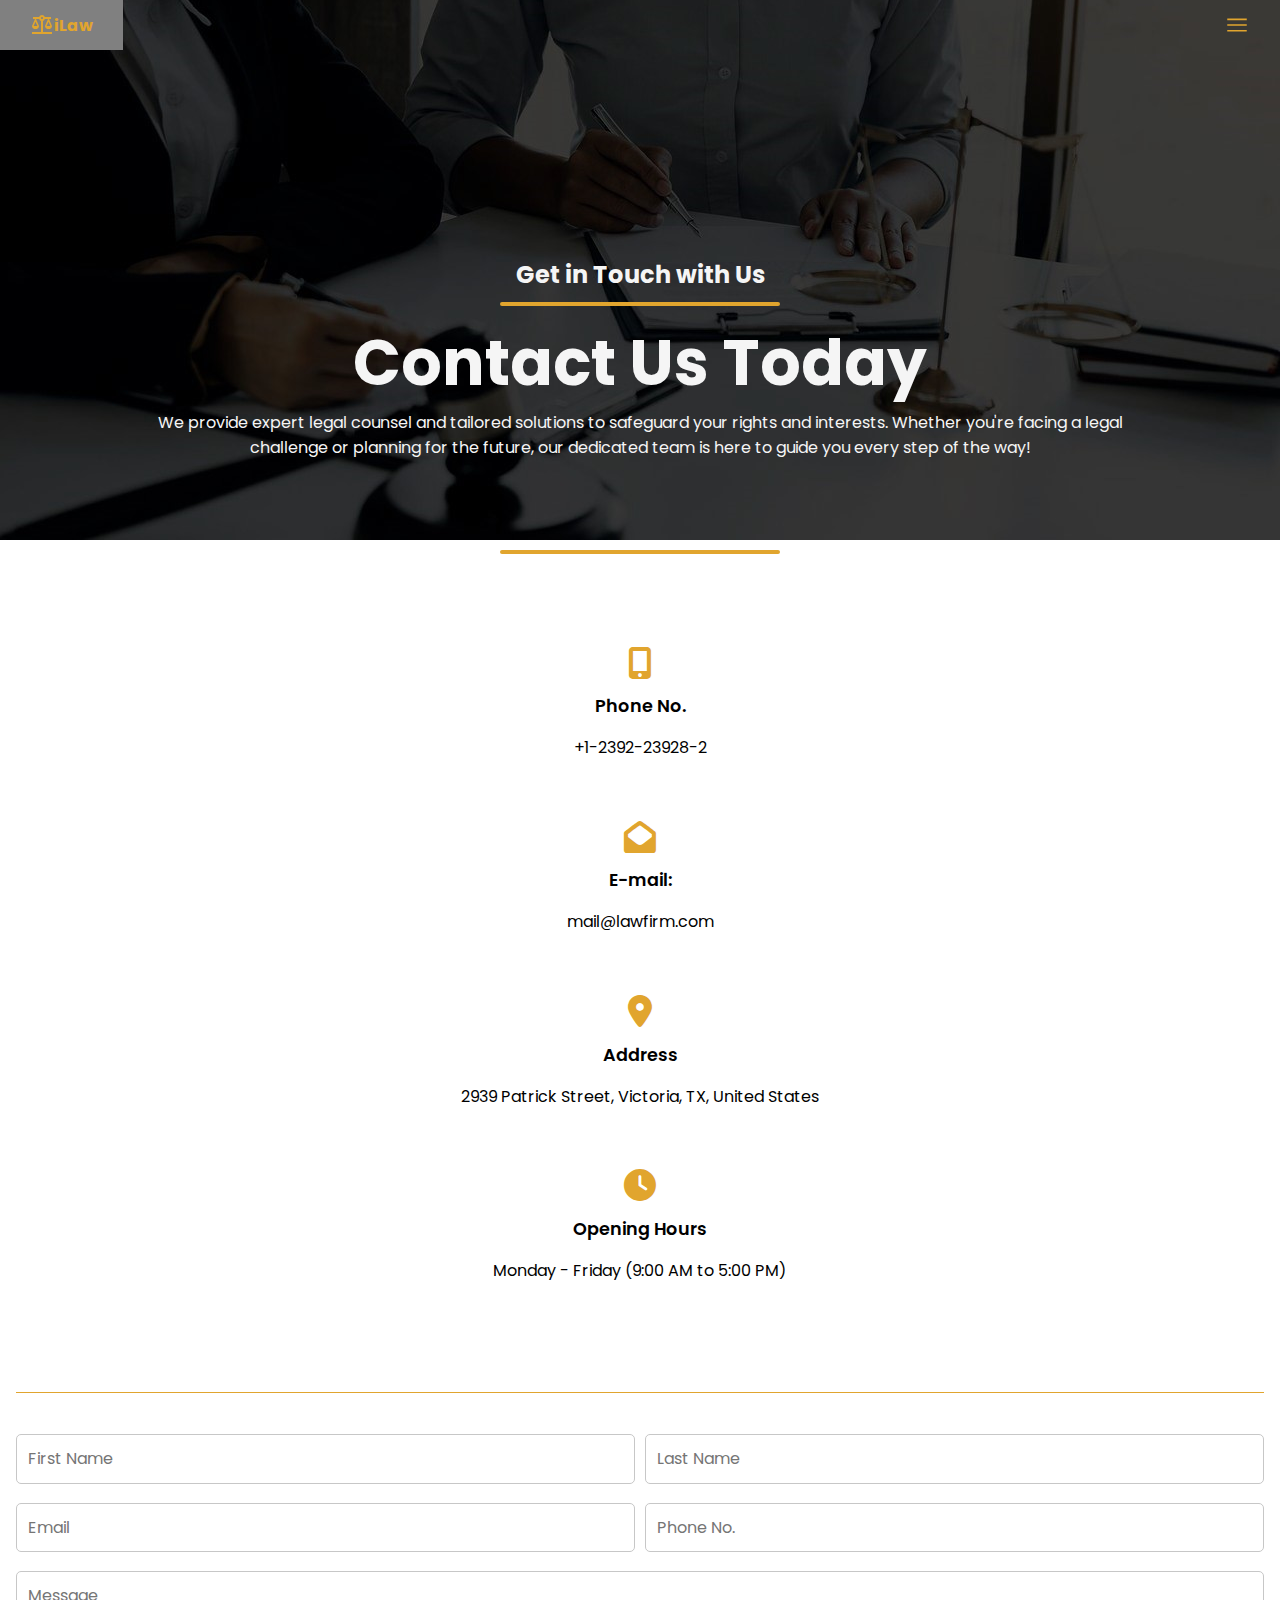
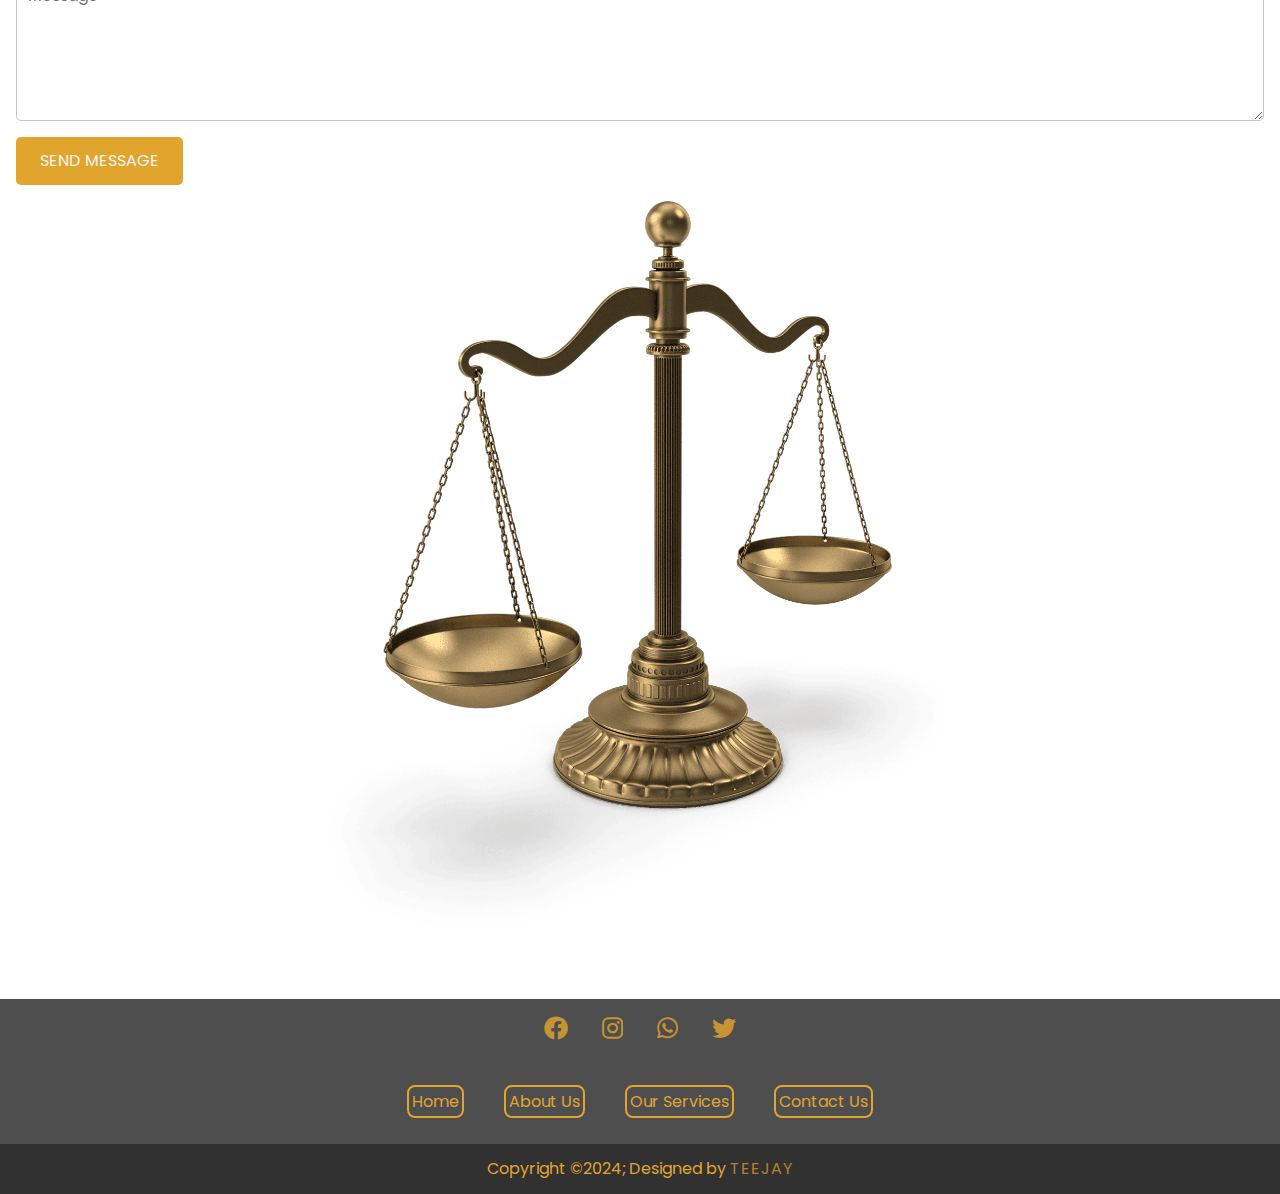
<file: contact.html>
<!DOCTYPE html>
<html lang="en">
<head>
    <meta charset="UTF-8">
    <meta name="viewport" content="width=device-width, initial-scale=1.0">
    <title>Document</title>
    <link rel="stylesheet" href="https://cdn.jsdelivr.net/npm/swiper@11/swiper-bundle.min.css"/>
    <link rel="stylesheet" href="contact.css"><link rel="preconnect" href="https://fonts.googleapis.com">
    <link rel="preconnect" href="https://fonts.gstatic.com" crossorigin>
    <link href="https://fonts.googleapis.com/css2?family=Poppins:ital,wght@0,100;0,200;0,300;0,400;0,500;0,600;0,700;0,800;0,900;1,100;1,200;1,300;1,400;1,500;1,600;1,700;1,800;1,900&display=swap" rel="stylesheet">
    <link href="https://cdnjs.cloudflare.com/ajax/libs/font-awesome/6.0.0-beta3/css/all.min.css" rel="stylesheet">
</head>

<body>
  <!--Navbar-->
  <nav> 
     <ul class="sidebar">
       <li onclick="hideSidebar()"><a href="#"><svg xmlns="http://www.w3.org/2000/svg" height="26px" viewBox="0 -960 960 960" width="26px" fill="#e1a52e"><path d="m249-207-42-42 231-231-231-231 42-42 231 231 231-231 42 42-231 231 231 231-42 42-231-231-231 231Z"/></svg></a></li>
       <li><a href="index.html">Home</a></li>
       <li><a href="about.html">About Us</a></li>
       <li><a href="services.html"> Our Services</a></li>
       <li><a href="contact.html">Contact Us</a></li>
    </ul>
    <ul class="navbar">
      <li><strong><a href="#"><svg xmlns="http://www.w3.org/2000/svg" height="24px" viewBox="0 -960 960 960" width="24px" fill="#e1a52e"><path d="M80-120v-80h360v-447q-26-9-45-28t-28-45H240l120 280q0 50-41 85t-99 35q-58 0-99-35t-41-85l120-280h-80v-80h247q12-35 43-57.5t70-22.5q39 0 70 22.5t43 57.5h247v80h-80l120 280q0 50-41 85t-99 35q-58 0-99-35t-41-85l120-280H593q-9 26-28 45t-45 28v447h360v80H80Zm585-320h150l-75-174-75 174Zm-520 0h150l-75-174-75 174Zm335-280q17 0 28.5-11.5T520-760q0-17-11.5-28.5T480-800q-17 0-28.5 11.5T440-760q0 17 11.5 28.5T480-720Z"/></svg> iLaw</a></strong></li>
      <!--<li class="hideOnMobile"><a href="index.html">Home</a></li>
      <li class="hideOnMobile"><a href="index.html">About</a></li>
      <li class="hideOnMobile"><a href="services.html">Services</a></li>
      <li class="hideOnMobile"><a href="contact.html">Contact</a></li>-->
      <li class="menu-button" onclick="showSidebar()"><a href="#"><svg xmlns="http://www.w3.org/2000/svg" height="26px" viewBox="0 -960 960 960" width="26px" fill="#e1a52e"><path d="M120-240v-60h720v60H120Zm0-210v-60h720v60H120Zm0-210v-60h720v60H120Z"/></svg></a></li>
   </ul>
  </nav>
  <!--Header-->
  <header>
    <div class="header-content">
      <h2>Get in Touch with Us</h1>
      <div class="line"></div>
      <h1>Contact Us Today</h1>
          <p>We provide expert legal counsel and tailored solutions to safeguard your rights and interests. Whether you're facing a legal challenge
            or planning for the future, our dedicated team is here to guide you every step of the way!
          </p>
        
    </div>
  </header>

    <div class="line"></div>
    
   

    <div class="contact-body">
        <div class="contact-info">
            <div>
                <span><i class="fas fa-mobile-alt"></i></span>
                <span>Phone No.</span>
                <span class="text">+1-2392-23928-2</span>
            </div>
            <div>
                <span><i class="fas fa-envelope-open"></i></span>
                <span>E-mail:</span>
                <span class="text">mail@lawfirm.com</span>
            </div>
            <div>
                <span><i class="fas fa-map-marker-alt"></i></span>
                <span>Address</span>
                <span class="text">2939 Patrick Street, Victoria, TX, United States</span>
            </div>
            <div>
                <span><i class="fas fa-clock"></i></span>
                <span>Opening Hours</span>
                <span class="text">Monday - Friday (9:00 AM to 5:00 PM)</span>
            </div>
        </div>

        <div class="contact-form">
          <form action= method=>
                <div><input type="text" class="form-control" placeholder="First Name">
                <input type="text" class="form-control" placeholder="Last Name">
                </div>
                <div>
                <input type="email" class="form-control" placeholder="Email">
                <input type="text" class="form-control" placeholder="Phone No.">
                </div>
               <textarea rows="5" class="form-control" placeholder="Message"></textarea>
                <input type="submit" class="send-btn" value="send message">
        </form>  

        <div>
          <img src="images/contactgavel.png" class="contact-gavel">
        </div>
        </div>
      </div>

      <div class=""></div>
  
  <!--Footer Section-->
<footer>


<div class="footer-container">
<div class="waves">
  <div class="wave" id="wave1"></div>
  <div class="wave" id="wave2"></div>
  <div class="wave" id="wave3"></div>
  <div class="wave" id="wave4"></div>
</div>

  <div class="social-icons">
     <a href="#"><i class="fa-brands fa-facebook"></i></a>
     <a href="#"><i class="fa-brands fa-instagram"></i></a>
     <a href="#"><i class="fa-brands fa-whatsapp"></i></a>
     <a href="#"><i class="fa-brands fa-twitter"></i></a>
  </div>

  <div class="footer-nav">
      <ul>
        <li><a href="index.html">Home</a></li>
        <li><a href="about.html">About Us</a></li>
        <li><a href="services.html"> Our Services</a></li>
        <li><a href="contact.html">Contact Us</a></li>
      </ul>
  </div>
<div class="footer-bottom">
     <p>Copyright &copy;2024; Designed by <spanc class="designer">TeeJay</span></p>
  </div>
</div>
</footer>


  <script>
      function showSidebar(){
      const sidebar = document.querySelector('.sidebar')
      sidebar.style.display = 'flex'
    }
    function hideSidebar(){
      const sidebar = document.querySelector('.sidebar')
      sidebar.style.display = 'none'
    }


  </script><script src="https://cdn.jsdelivr.net/npm/swiper@11/swiper-bundle.min.js"></script>

<!--Custom Js Script-->
  <script src="script.js"></script>
</body>
</file>
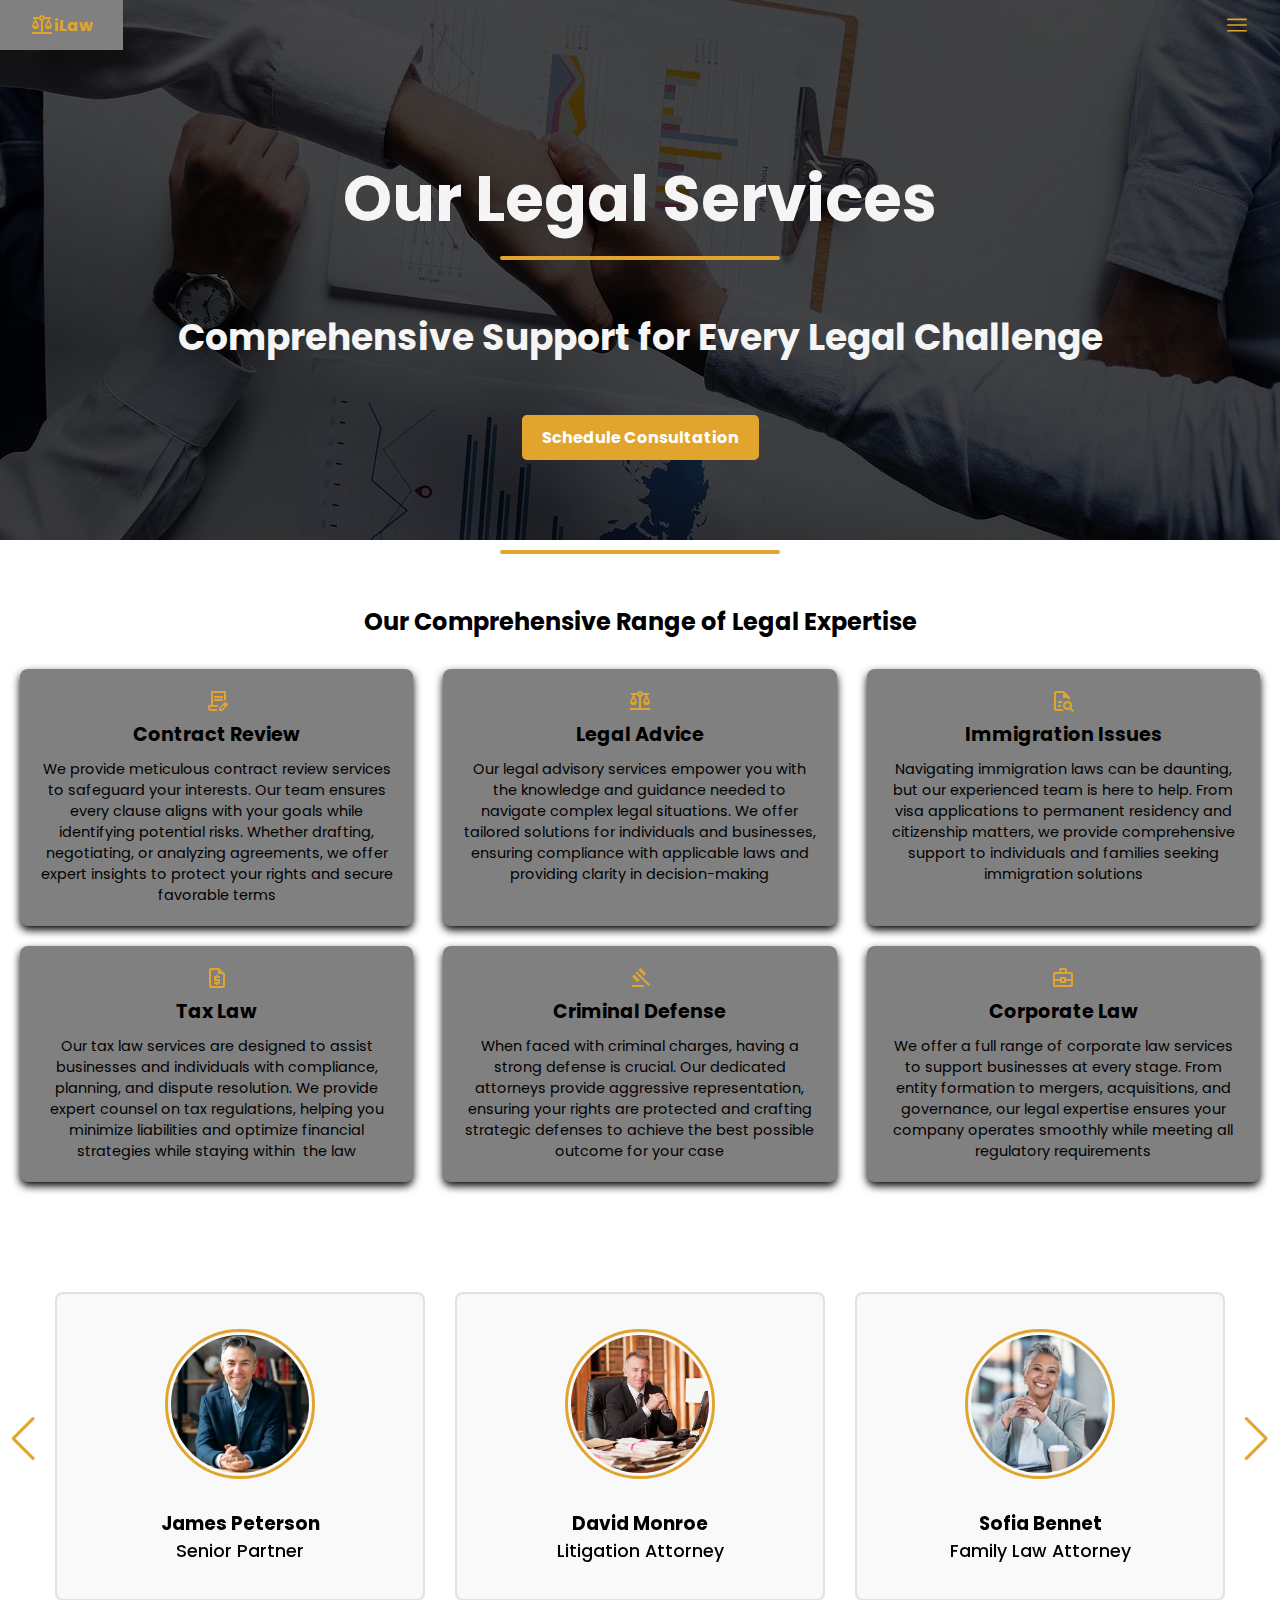
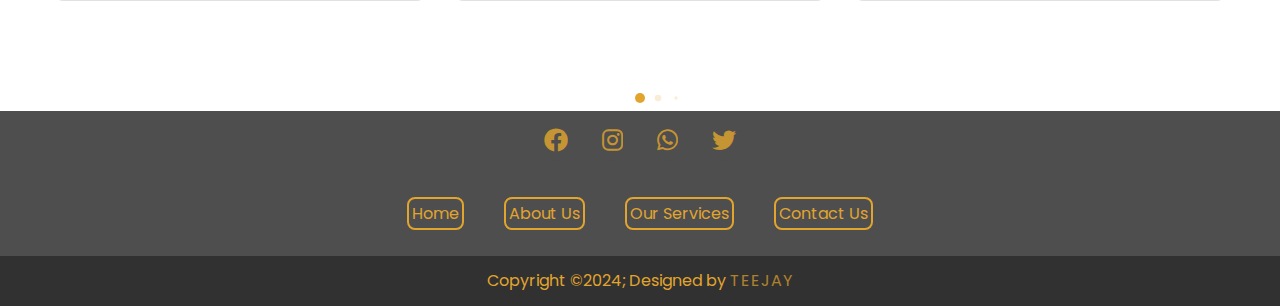
<file: services.html>
<!DOCTYPE html>
<html lang="en">
<head>
    <meta charset="UTF-8">
    <meta name="viewport" content="width=device-width, initial-scale=1.0">
    <title>Document</title>
    <link rel="stylesheet" href="https://cdn.jsdelivr.net/npm/swiper@11/swiper-bundle.min.css"/>
    <link rel="stylesheet" href="services.css"><link rel="preconnect" href="https://fonts.googleapis.com">
    <link rel="preconnect" href="https://fonts.gstatic.com" crossorigin>
    <link href="https://fonts.googleapis.com/css2?family=Poppins:ital,wght@0,100;0,200;0,300;0,400;0,500;0,600;0,700;0,800;0,900;1,100;1,200;1,300;1,400;1,500;1,600;1,700;1,800;1,900&display=swap" rel="stylesheet">
    <link href="https://cdnjs.cloudflare.com/ajax/libs/font-awesome/6.0.0-beta3/css/all.min.css" rel="stylesheet">
</head>

<body>
  <!--Navbar-->
  <nav> 
     <ul class="sidebar">
       <li onclick="hideSidebar()"><a href="#"><svg xmlns="http://www.w3.org/2000/svg" height="26px" viewBox="0 -960 960 960" width="26px" fill="#e1a52e"><path d="m249-207-42-42 231-231-231-231 42-42 231 231 231-231 42 42-231 231 231 231-42 42-231-231-231 231Z"/></svg></a></li>
       <li><a href="index.html">Home</a></li>
       <li><a href="about.html">About Us</a></li>
       <li><a href="services.html"> Our Services</a></li>
       <li><a href="contact.html">Contact Us</a></li>
    </ul>
    <ul class="navbar">
      <li><strong><a href="#"><svg xmlns="http://www.w3.org/2000/svg" height="24px" viewBox="0 -960 960 960" width="24px" fill="#e1a52e"><path d="M80-120v-80h360v-447q-26-9-45-28t-28-45H240l120 280q0 50-41 85t-99 35q-58 0-99-35t-41-85l120-280h-80v-80h247q12-35 43-57.5t70-22.5q39 0 70 22.5t43 57.5h247v80h-80l120 280q0 50-41 85t-99 35q-58 0-99-35t-41-85l120-280H593q-9 26-28 45t-45 28v447h360v80H80Zm585-320h150l-75-174-75 174Zm-520 0h150l-75-174-75 174Zm335-280q17 0 28.5-11.5T520-760q0-17-11.5-28.5T480-800q-17 0-28.5 11.5T440-760q0 17 11.5 28.5T480-720Z"/></svg> iLaw</a></strong></li>
      <!--<li class="hideOnMobile"><a href="index.html">Home</a></li>
      <li class="hideOnMobile"><a href="index.html">About</a></li>
      <li class="hideOnMobile"><a href="services.html">Services</a></li>
      <li class="hideOnMobile"><a href="contact.html">Contact</a></li>-->
      <li class="menu-button" onclick="showSidebar()"><a href="#"><svg xmlns="http://www.w3.org/2000/svg" height="26px" viewBox="0 -960 960 960" width="26px" fill="#e1a52e"><path d="M120-240v-60h720v60H120Zm0-210v-60h720v60H120Zm0-210v-60h720v60H120Z"/></svg></a></li>
   </ul>
  </nav>
  <!--Header-->
  <header>
    <div class="header-content">
      <h1>Our Legal Services</h1>
      <div class="line"></div>
      <h4>Comprehensive Support for Every Legal Challenge</h4>
         <a class="ctn" href="contact.html">Schedule Consultation</a>
    </div>
  </header>

    <div class="line"></div>
  
  

    <section class="services-section">
      <h2>Our Comprehensive Range of Legal Expertise</h2>
      <div class="cards">
        <div class="card">
          <svg xmlns="http://www.w3.org/2000/svg" height="24px" viewBox="0 -960 960 960" width="24px" fill="#e1a52e"><path d="M360-600v-80h360v80H360Zm0 120v-80h360v80H360Zm120 320H200h280Zm0 80H240q-50 0-85-35t-35-85v-120h120v-560h600v361q-20-2-40.5 1.5T760-505v-295H320v480h240l-80 80H200v40q0 17 11.5 28.5T240-160h240v80Zm80 0v-123l221-220q9-9 20-13t22-4q12 0 23 4.5t20 13.5l37 37q8 9 12.5 20t4.5 22q0 11-4 22.5T903-300L683-80H560Zm300-263-37-37 37 37ZM620-140h38l121-122-18-19-19-18-122 121v38Zm141-141-19-18 37 37-18-19Z"/></svg>
          <h3>Contract Review</h3>
          <p>We provide meticulous contract review services to safeguard your interests. Our team ensures every clause aligns with your goals 
            while identifying potential risks. Whether drafting, negotiating, or analyzing agreements, we offer expert insights to protect your 
            rights and secure favorable terms</p>
        </div>

        <div class="card">
          <svg xmlns="http://www.w3.org/2000/svg" height="24px" viewBox="0 -960 960 960" width="24px" fill="#e1a52e"><path d="M80-120v-80h360v-447q-26-9-45-28t-28-45H240l120 280q0 50-41 85t-99 35q-58 0-99-35t-41-85l120-280h-80v-80h247q12-35 43-57.5t70-22.5q39 0 70 22.5t43 57.5h247v80h-80l120 280q0 50-41 85t-99 35q-58 0-99-35t-41-85l120-280H593q-9 26-28 45t-45 28v447h360v80H80Zm585-320h150l-75-174-75 174Zm-520 0h150l-75-174-75 174Zm335-280q17 0 28.5-11.5T520-760q0-17-11.5-28.5T480-800q-17 0-28.5 11.5T440-760q0 17 11.5 28.5T480-720Z"/></svg>
          <h3>Legal Advice</h3>
          <p>Our legal advisory services empower you with the knowledge and guidance needed to navigate complex legal situations. We offer 
            tailored solutions for individuals and businesses, ensuring compliance with applicable laws and providing clarity in decision-making</p>
        </div>

        
        <div class="card"><svg xmlns="http://www.w3.org/2000/svg" height="24px" viewBox="0 -960 960 960" width="24px" fill="#e1a52e"><path d="M200-800v241-1 400-640 200-200Zm80 400h140q9-23 22-43t30-37H280v80Zm0 160h127q-5-20-6.5-40t.5-40H280v80ZM200-80q-33 0-56.5-23.5T120-160v-640q0-33 23.5-56.5T200-880h320l240 240v100q-19-8-39-12.5t-41-6.5v-41H480v-200H200v640h241q16 24 36 44.5T521-80H200Zm460-120q42 0 71-29t29-71q0-42-29-71t-71-29q-42 0-71 29t-29 71q0 42 29 71t71 29ZM864-40 756-148q-21 14-45.5 21t-50.5 7q-75 0-127.5-52.5T480-300q0-75 52.5-127.5T660-480q75 0 127.5 52.5T840-300q0 26-7 50.5T812-204L920-96l-56 56Z"/></svg>
          <h3>Immigration Issues</h3>
          <p>Navigating immigration laws can be daunting, but our experienced team is here to help. From visa applications to permanent 
            residency and citizenship matters, we provide comprehensive support to individuals and families seeking immigration solutions</p>
        </div>

        <div class="card"><svg xmlns="http://www.w3.org/2000/svg" height="24px" viewBox="0 -960 960 960" width="24px" fill="#e1a52e"><path d="M440-200h80v-40h40q17 0 28.5-11.5T600-280v-120q0-17-11.5-28.5T560-440H440v-40h160v-80h-80v-40h-80v40h-40q-17 0-28.5 11.5T360-520v120q0 17 11.5 28.5T400-360h120v40H360v80h80v40ZM240-80q-33 0-56.5-23.5T160-160v-640q0-33 23.5-56.5T240-880h320l240 240v480q0 33-23.5 56.5T720-80H240Zm280-560v-160H240v640h480v-480H520ZM240-800v160-160 640-640Z"/></svg>
          <h3>Tax Law</h3>
          <p>Our tax law services are designed to assist businesses and individuals with compliance, planning, and dispute resolution. We 
            provide expert counsel on tax regulations, helping you minimize liabilities and optimize financial strategies while staying within
             the law</p>
        </div>

        <div class="card">
          <svg xmlns="http://www.w3.org/2000/svg" height="24px" viewBox="0 -960 960 960" width="24px" fill="#e1a52e"><path d="M160-120v-80h480v80H160Zm226-194L160-540l84-86 228 226-86 86Zm254-254L414-796l86-84 226 226-86 86Zm184 408L302-682l56-56 522 522-56 56Z"/></svg>
          <h3>Criminal Defense</h3>
          <p>When faced with criminal charges, having a strong defense is crucial. Our dedicated attorneys provide aggressive representation, 
            ensuring your rights are protected and crafting strategic defenses to achieve the best possible outcome for your case</p>
        </div>

        <div class="card">
          <svg xmlns="http://www.w3.org/2000/svg" height="24px" viewBox="0 -960 960 960" width="24px" fill="#e1a52e"><path d="M160-120q-33 0-56.5-23.5T80-200v-440q0-33 23.5-56.5T160-720h160v-80q0-33 23.5-56.5T400-880h160q33 0 56.5 23.5T640-800v80h160q33 0 56.5 23.5T880-640v440q0 33-23.5 56.5T800-120H160Zm240-600h160v-80H400v80Zm400 360H600v80H360v-80H160v160h640v-160Zm-360 0h80v-80h-80v80Zm-280-80h200v-80h240v80h200v-200H160v200Zm320 40Z"/></svg>
          <h3>Corporate Law</h3>
          <p>We offer a full range of corporate law services to support businesses at every stage. From entity formation to mergers, 
            acquisitions, and governance, our legal expertise ensures your company operates smoothly while meeting all regulatory requirements</p>
        </div>
      </div>
    </section>

    

  
        



    <!--Staff Section-->
  <section class="staff-section">
    <div class="staff-container swiper">
      <div class="slider-wrapper">
        <div class="card-list swiper-wrapper">
          <div class="card-items swiper-slide">
            <img src="images/staff1.jpg" class="staff-image">
            <h3 class="staff-name">James Peterson</h3>
            <p class="staff-profession">Senior Partner</p>
          </div>
          <div class="card-items swiper-slide">
            <img src="images/staff2.jpg" class="staff-image">
            <h3 class="staff-name">David Monroe</h3>
            <p class="staff-profession">Litigation Attorney</p>
          </div>
          <div class="card-items swiper-slide">
            <img src="images/staff4.jpg" class="staff-image">
            <h3 class="staff-name">Sofia Bennet</h3>
            <p class="staff-profession">Family Law Attorney</p>
          </div>
          <div class="card-items swiper-slide">
            <img src="images/staff5.jpg" class="staff-image">
            <h3 class="staff-name">Victoria Adams</h3>
            <p class="staff-profession">Real Estate Attorney</p>
          </div>
          <div class="card-items swiper-slide">
            <img src="images/staff3.jpg" class="staff-image">
            <h3 class="staff-name">Jonathan Blake</h3>
            <p class="staff-profession">Criminal Defense Attorney</p>
          </div>
          <div class="card-items swiper-slide">
            <img src="images/staff6.jpg" class="staff-image">
            <h3 class="staff-name">Micheal Hayes</h3>
            <p class="staff-profession">Corporate  Counsel</p>
          </div>
          <div class="card-items swiper-slide">
            <img src="images/staff8.jpg" class="staff-image">
            <h3 class="staff-name">Natalie Brooks</h3>
            <p class="staff-profession">Legal Researach Analyst</p>
          </div>
          <div class="card-items swiper-slide">
            <img src="images/staff7.jpg" class="staff-image">
            <h3 class="staff-name">Olivia Grant</h3>
            <p class="staff-profession">Intellectual Property Specialist</p>
          </div>
        </div>

        <div class="swiper-pagination"></div>
        <div class="swiper-slide-button swiper-button-prev"></div>
        <div class="swiper-slide-button swiper-button-next"></div>

      </div>
    </div>
  </section>

   
  <!--Footer Section-->
<footer>


<div class="footer-container">
<div class="waves">
  <div class="wave" id="wave1"></div>
  <div class="wave" id="wave2"></div>
  <div class="wave" id="wave3"></div>
  <div class="wave" id="wave4"></div>
</div>


  <div class="social-icons">
     <a href="#"><i class="fa-brands fa-facebook"></i></a>
     <a href="#"><i class="fa-brands fa-instagram"></i></a>
     <a href="#"><i class="fa-brands fa-whatsapp"></i></a>
     <a href="#"><i class="fa-brands fa-twitter"></i></a>
  </div>

  <div class="footer-nav">
      <ul>
        <li><a href="index.html">Home</a></li>
        <li><a href="about.html">About Us</a></li>
        <li><a href="services.html"> Our Services</a></li>
        <li><a href="contact.html">Contact Us</a></li>
      </ul>
  </div>
<div class="footer-bottom">
     <p>Copyright &copy;2024; Designed by <spanc class="designer">TeeJay</span></p>
  </div>
</div>
</footer>


  <script>
      function showSidebar(){
      const sidebar = document.querySelector('.sidebar')
      sidebar.style.display = 'flex'
    }
    function hideSidebar(){
      const sidebar = document.querySelector('.sidebar')
      sidebar.style.display = 'none'
    }


  </script><script src="https://cdn.jsdelivr.net/npm/swiper@11/swiper-bundle.min.js"></script>

<!--Custom Js Script-->
  <script src="script.js"></script>
</body>
</file>
<file: index.css>
*{
    margin: 0;
    padding: 0;
    box-sizing: border-box;
    font-family: Poppins;
    text-decoration: none;
    outline: none; border: none;
}
html{
    scroll-behavior: smooth;
    overflow-x: hidden;
    font-family: Poppins, sans-serif;
}
body{
    min-height: 100vh;
    max-width: 100%;
}
.logo {
    position: absolute;
    top: 30px;
    left: 30px;
}
/*Header Section*/
header{
    width: 100vw;
    height: 100vh;
    background-image: url(images/handshake.jpg);
    background-position: bottom;
    background-size: cover;
    display: flex;
    align-items: flex-end;
    justify-content: center;
    z-index: 1000;
}
.header-content{
    margin-bottom: 150px;
    color: whitesmoke;
    text-align: center;
    max-width: 80vw;
}
.header-content h1{
    font-size: 7vmin;
}
.line{
    width: 280px;
    height: 4px;
    background-color: #e1a52e;
    margin: 10px auto;
    border-radius: 5px;
}
a{
    text-decoration: none;
}
.header-content h4{
    font-size: 4vmin;
    margin-top: 50px;
    margin-bottom: 30px;
}

/*Navigation Section*/
nav{
    background-color: whitesmoke;
    box-shadow: 3px 3px 5px rgba(0, 0, 0.1);
}
nav ul{
    width: 100%;
    list-style: none;
    display: flex;
    justify-content: flex-end;
    align-items: center;
}
nav li{
    height: 50px;
}
nav a{
    height: 100%;
    padding: 0 30px;
    display: flex;
    text-decoration: none;
    align-items: center;
    color:#e1a52e;
}
nav a:hover{
    background-color:grey
}
nav li:first-child{
    margin-right: auto;
}
.navbar{
    position: absolute;
}
.sidebar{
    position: fixed;
    top: 0;
    right: 0;
    height: 100vh;
    width: 250px;
    z-index: 999;
    backdrop-filter: blur(20px);
    -webkit-backdrop-filter: blur(20px);
    background-color: rgba(237, 235, 235, 0);
    box-shadow: -10px 0 10px rgba(0, 0, 0.1);
    display: none;
    flex-direction: column;
    align-items: flex-start;
    justify-content: flex-start;
}
.sidebar li{
    width: 100%;
}
.sidebar a{
    width: 100%;
}

  

/*About Section*/

.checklist {
    list-style: none;
    padding: 0;
    margin:20px 0 0;
}
  
.checklist li {
    margin: 8px 0;
    list-style: none;
}
  
  
.checklist li::before {
    content: "✔";
    color: #e1a52e;
    margin-right: 10px;
}

.ctn {
    display: inline-block;
    margin-top: 20px;
    padding: 10px 20px;
    background-color: #e1a52e;
    color: white;
    text-decoration: none;
    font-weight: bold;
    border-radius: 5px;
    transition: background-color 0.3s;
}

.ctn:hover {
    background-color: #845903;
}

.row{
    height: 100%;
    display: flex;
    align-items: stretch;
}
.row .left{
    overflow: hidden;
    margin-left: 20px;

}
.row .left img{
    width: 50%;
    max-height: 100%;
    object-fit: contain;
    flex: 1;
}
.row .right{
    display: flex;
    align-items: center;
    margin-right: 20px;
}
.row .right .row-text{
    padding-left: 20px;
    flex: 1;
}
.stats{
    display: flex;

    gap: 2rem;
    text-align: center;
    justify-content: center;
    align-items: center;
    margin-top: 10px;
}
 
.stat h1{
    font-size: 2rem;
    color: #e1a52e;
    margin: 0;
}
.stat p{
    font-size: 1rem;
}

/*Services Section*/
.services-section{
    padding: 40px 20px;
    text-align: center;
    
}
.services-section h2{
    margin-bottom: 30px;
    font-size: 1.5em;
}
.cards{
    display: flex;
    flex-wrap: wrap;
    gap: 20px;
    justify-content: center;
}
.card{
    padding: 20px;
    width: 250px;
    box-shadow: 0 4px 8px;
    border-radius: 8px;
    background-color: grey;
}
.card h3{
    margin-bottom: 10px;
    font-size: 1.2em;
}
.card p{
    font-size: 0.9em;
}
.card:hover{
    background-color: rgb(80, 79, 79);transform: translateY(-5px);
    transition: all ease 0.3s;
} 
/*Clients Reviews*/
#reviews{
    display: flex;
    justify-content: center;
    flex-direction: column;
    width: 100%;    
}
.review-heading{ 
    margin: 30px 0px;
    padding: 10px 20px;
    display: flex;
    flex-direction: column;
    justify-content: center;
    align-items: center;
}
.review-heading h2{
    font-size: 2.2rem;
    padding: 10px 20px;
    
}
.review-heading span{
    font-size: 0.9rem;
    padding: 10px 20px;
}
.review-box-container{
    display: flex;
    justify-content: center;
    align-items: center;
    flex-wrap: wrap;
    width: 100%;
}
.review-box{
    width: 500px;
    box-shadow: 2px 2px 30px black;
    background-color: #e1a52e;
    padding: 20px;
    margin: 15px;
    cursor: pointer;
    border-radius: 8px;
}
.review-box :hover{
    transform: translateY(-5px);
    transition: all ease 0.3s;
}
.review-profile-img{
    width: 50px;
    height: 50px;
    border-radius: 50%;
    overflow: hidden;
    margin-right: 10px;
}
.review-profile-img img{
    width: 100%;
    height: 100%;
    object-fit: cover;
    object-position: center;
}
.review-profile{
    display: flex;
    align-items: center;
}
.name-user{
    display: flex;
    flex-direction: column;
}
.name-user span{
    color: #383737;
    margin-left: -20px;
}
.reviews{
    color: black;
}
.box-top{
    display: flex;
    justify-content: space-between;
    align-items: center;
    margin-bottom: 20px;
}
.client-comment{
    font-size: 0.8rem;
}

/*Staff Section*/
.staff-header{
    justify-content: center;
    text-align: center;
    margin-bottom: 30px;
    margin-top: 50px;
    font-size: 2.2rem;
    padding: 10px 20px;
}
.slider-wrapper{
    overflow: hidden;
    max-width: 1200px;
    margin: 70px 55px;
}
.slider-wrapper .swiper-pagination-bullet{
    background: #e1a52e;
    height: 10px;
    width: 10px;
}
.slider-wrapper .swiper-slide-button{
    color: #e1a52e;
    margin-top: -50px;
}
.slider-wrapper .swiper-slide-button:hover{
    color: #845903;
    transition: 0.2s ease;
}
.staff-section{
    align-items: center;
    justify-content: center;
    display: flex;
}
.card-list .card-items{
    background: rgba(225, 225, 225, 0.2);
    user-select: none;
    padding: 35px;
    display: flex;
    flex-direction: column;
    align-items: center;
    justify-content: center;
    border-radius: 8px;
    backdrop-filter: blur(30px);
    border: 2px solid rgb(226, 225, 225) ;
    margin-bottom: 40px;
}
.card-list .card-items .staff-image{
    width: 150px;
    height: 150px;
    border-radius: 50%;
    margin-bottom: 30px;
    border: 3px solid #e1a52e;
    padding: 3px;
}
.card-list .card-items .staff-profession{
    font-size: 1.1rem;
    font-weight: 500;
}

/*Hero Section*/
.hero-section{
    background:  url(images/herobackgroundcopy.jpg);
    border-radius: 10px;
    height: 70vh;
    background-size: cover;
    background-repeat: no-repeat;
    background-position: center;
    justify-content: center;
    align-items: center;
    padding: 50px;
    margin: 30px;
    margin-right: 25px;
    display: flex;
}

.hero-section .hero-container{
    
    justify-content: center;
    align-items: center;
    justify-content: center;
    align-items: center;
}
.hero-section .hero-container .hero-text{
    justify-content: center;
    align-items: center;
    text-align: center;
}

.hero-section .hero-container h2{
    color: whitesmoke;
    font-size: 2.6rem;
}
.hero-section .hero-container p{
    color: whitesmoke;
    margin-top: 20px;
    font-size: 1rem;
}

/*Footer Section*/
footer{
    background-color:rgb(78, 78, 78);
}

.footer-container{
    width: 100%;
    padding: 70px, 30px, 20px;
}
.social-icons{
    display: flex;
    justify-content: center;
}
.social-icons  a{
    text-decoration: none;
    padding: 10px;
    margin: 10px;
    background-color: rgb(78, 78, 78);
    border-radius: 50%;
    opacity: 0.9;    
    
    padding: 5px;
}
.social-icons a i{
    font-size: 1.5em;
    color:#e1a52e;
    opacity: 0.9;
    padding: 2px;
    
}
.social-icons a:hover{
    background-color: whitesmoke; 
    opacity: 2;
}
.footer-nav{
    margin: 30px 0;
}
.footer-nav a:hover{
    background-color: whitesmoke;
    opacity: 2;
}
.footer-nav ul{
    display: flex;
    justify-self: center;
    list-style: none;
}
.footer-nav ul li a{
    color: #e1a52e;
    text-decoration: none;
    margin: 20px;
    border: 2px solid #e1a52e;
    border-radius: 8px;
    padding: 3px;
    background-color: rgb(78, 78, 78);
}
.footer-bottom{
    background-color: #323131;
    color: #e1a52e;
    margin: 0px;
    text-align: center;
    line-height: 50px;
}
.designer{
    opacity: 0.7;
    letter-spacing: 1px;
    font-weight: 400;
    text-transform: uppercase;
}
  
/*Mobile device*/
@media (max-width:800px){
    .hideOnMobile{
        display: none;
    }
    .menu-button{
        display: block;
    }
}
@media(max-width: 400px){
    .sidebar{
        width: 100%;
        backdrop-filter: blur(20px);
        -webkit-backdrop-filter: blur(20px);
        position: fixed;

    }
}
@media(max-width: 800px){
    .row{
        flex-direction: column;
        align-items: flex-start;
        margin-left: 10pxpx;
        gap: 20px;
    }
}
@media(max-width: 800px){
    .stats{
        flex-direction: column;
        align-items: center;
        margin-left: 10pxpx;
        gap: 20px;
    }
}
@media(min-width: 768px){
    .cards{
        justify-content: space-between;
    }
    .card{
        width: calc(33.333% - 20px);
    }
}
@media(max-width: 1200px){
    .review-box{
        width: 45%;
        padding: 10px;
    }
}
@media(max-width:790px){
    .review-box{
        width: 100%;
        font-size: 1.4rem;
    }
    @media(max-width:500px){
        .box-top{
            flex-wrap: wrap;
            margin-bottom: 10px;
        }
    }

    @media(max-width:768px){
        .slider-wrapper{
            margin: 0 10px 40px;
        }
        .slider-wrapper .swiper-slide-button{
            display: none;
        }
    }
}
@media(max-width:570px){
    .hero-section{
    
    height: 70vh;
    background-size: cover;
    background-repeat: no-repeat;
    background-position: center;
    justify-content: center;
    align-items: center;
    padding: 10px;
    margin: 10px;
    display: flex;
}
.hero-section .hero-container{
    
    justify-content: center;
    align-items: center;
    justify-content: center;
    align-items: center;
}
.hero-section .hero-container .hero-text{
    justify-content: center;
}

.hero-section .hero-container h2{
    color: whitesmoke;
    font-size: 1.6rem;
}
.hero-section .hero-container p{
    color: whitesmoke;
    margin-top: 20px;
    font-size: 1rem;
}
}
@media(max-width:600px){
    .footer-nav ul{
        flex-direction: column;
    }
    .footer-nav ul li {
        text-align: center;
        margin: 10px;
    }
}
</file>
<file: about.css>
*{
    margin: 0;
    padding: 0;
    box-sizing: border-box;
    font-family: Poppins;
    text-decoration: none;
    outline: none; border: none;
}
html{
    scroll-behavior: smooth;
    overflow-x: hidden;
    font-family: Poppins, sans-serif;
}
body{
    min-height: 100vh;
    max-width: 100%;
}
.logo {
    position: absolute;
    top: 30px;
    left: 30px;
}
/*Header Section*/
header{
    width: 100vw;
    height: 60vh;
    background-image: url(images/handshake.jpg);
    background-position: bottom;
    background-size: cover;
    display: flex;
    align-items: flex-end;
    justify-content: center;
    z-index: 1000;
}
.header-content{
    margin-bottom: 80px;
    color: whitesmoke;
    text-align: center;
    max-width: 80vw;
}
.header-content h1{
    font-size: 7vmin;
}
.line{
    width: 280px;
    height: 4px;
    background-color: #e1a52e;
    margin: 10px auto;
    border-radius: 5px;
}
a{
    text-decoration: none;
}
.header-content h4{
    font-size: 4vmin;
    margin-top: 50px;
    margin-bottom: 30px;
}

/*Navigation Section*/
nav{
    background-color: whitesmoke;
    box-shadow: 3px 3px 5px rgba(0, 0, 0.1);
}
nav ul{
    width: 100%;
    list-style: none;
    display: flex;
    justify-content: flex-end;
    align-items: center;
}
nav li{
    height: 50px;
}
nav a{
    height: 100%;
    padding: 0 30px;
    display: flex;
    text-decoration: none;
    align-items: center;
    color:#e1a52e;
}
nav a:hover{
    background-color:grey
}
nav li:first-child{
    margin-right: auto;
}
.navbar{
    position: absolute;
}
.sidebar{
    position: fixed;
    top: 0;
    right: 0;
    height: 100vh;
    width: 250px;
    z-index: 999;
    backdrop-filter: blur(20px);
    -webkit-backdrop-filter: blur(20px);
    background-color: rgba(237, 235, 235, 0);
    box-shadow: -10px 0 10px rgba(0, 0, 0.1);
    display: none;
    flex-direction: column;
    align-items: flex-start;
    justify-content: flex-start;
}
.sidebar li{
    width: 100%;
}
.sidebar a{
    width: 100%;
}

  

/*About Section*/

.checklist {
    list-style: none;
    padding: 0;
    margin:20px 0 0;
}
  
.checklist li {
    margin: 8px 0;
    list-style: none;
}
  
  
.checklist li::before {
    content: "✔";
    color: #e1a52e;
    margin-right: 10px;
}

.ctn {
    display: inline-block;
    margin-top: 20px;
    padding: 10px 20px;
    background-color: #e1a52e;
    color: white;
    text-decoration: none;
    font-weight: bold;
    border-radius: 5px;
    transition: background-color 0.3s;
}

.ctn:hover {
    background-color: #845903;
}

.row{
    height: 100%;
    display: flex;
    align-items: stretch;
}
.row .left{
    overflow: hidden;
    margin-left: 20px;

}
.row .left img{
    width: 50%;
    max-height: 100%;
    object-fit: contain;
    flex: 1;
}
.row .right{
    display: flex;
    align-items: center;
    margin-right: 20px;
}
.row .right .row-text{
    padding-left: 20px;
    flex: 1;
}
.stats{
    display: flex;

    gap: 2rem;
    text-align: center;
    justify-content: center;
    align-items: center;
    margin-top: 10px;
}
 
.stat h1{
    font-size: 2rem;
    color: #e1a52e;
    margin: 0;
}
.stat p{
    font-size: 1rem;
}

/*Services Section*/
.services-section{
    padding: 40px 20px;
    text-align: center;
    
}
.services-section h2{
    margin-bottom: 30px;
    font-size: 1.5em;
}
.cards{
    display: flex;
    flex-wrap: wrap;
    gap: 20px;
    justify-content: center;
    margin-left: 20px;
    margin-bottom: 30px;
}
.card{
    padding: 20px;
    width: calc(50% - 20px);
    box-shadow: 0 4px 8px;
    border-radius: 8px;
    background-color: grey;
}
.card h3{
    margin-bottom: 10px;
    font-size: 1.2em;
}
.card p{
    font-size: 0.9em;
}
.card:hover{
    background-color: rgb(80, 79, 79);transform: translateY(-5px);
    transition: all ease 0.3s;
} 
/*Clients Reviews*/
#reviews{
    display: flex;
    justify-content: center;
    flex-direction: column;
    width: 100%;    
}
.review-heading{ 
    margin: 30px 0px;
    padding: 10px 20px;
    display: flex;
    flex-direction: column;
    justify-content: center;
    align-items: center;
}
.review-heading h2{
    font-size: 2.2rem;
    padding: 10px 20px;
    
}
.review-heading span{
    font-size: 0.9rem;
    padding: 10px 20px;
}
.review-box-container{
    display: flex;
    justify-content: center;
    align-items: center;
    flex-wrap: wrap;
    width: 100%;
}
.review-box{
    width: 500px;
    box-shadow: 2px 2px 30px black;
    background-color: #e1a52e;
    padding: 20px;
    margin: 15px;
    cursor: pointer;
    border-radius: 8px;
}
.review-box :hover{
    transform: translateY(-5px);
    transition: all ease 0.3s;
}
.review-profile-img{
    width: 50px;
    height: 50px;
    border-radius: 50%;
    overflow: hidden;
    margin-right: 10px;
}
.review-profile-img img{
    width: 100%;
    height: 100%;
    object-fit: cover;
    object-position: center;
}
.review-profile{
    display: flex;
    align-items: center;
}
.name-user{
    display: flex;
    flex-direction: column;
}
.name-user span{
    color: #383737;
    margin-left: -20px;
}
.reviews{
    color: black;
}
.box-top{
    display: flex;
    justify-content: space-between;
    align-items: center;
    margin-bottom: 20px;
}
.client-comment{
    font-size: 0.8rem;
}

/*Staff Section*/
.staff-header{
    justify-content: center;
    text-align: center;
    margin-bottom: 30px;
    margin-top: 50px;
    font-size: 2.2rem;
    padding: 10px 20px;
}
.slider-wrapper{
    overflow: hidden;
    max-width: 1200px;
    margin: 70px 55px;
}
.slider-wrapper .swiper-pagination-bullet{
    background: #e1a52e;
    height: 10px;
    width: 10px;
}
.slider-wrapper .swiper-slide-button{
    color: #e1a52e;
    margin-top: -50px;
}
.slider-wrapper .swiper-slide-button:hover{
    color: #845903;
    transition: 0.2s ease;
}
.staff-section{
    align-items: center;
    justify-content: center;
    display: flex;
}
.card-list .card-items{
    background: rgba(225, 225, 225, 0.2);
    user-select: none;
    padding: 35px;
    display: flex;
    flex-direction: column;
    align-items: center;
    justify-content: center;
    border-radius: 8px;
    backdrop-filter: blur(30px);
    border: 2px solid rgb(226, 225, 225) ;
    margin-bottom: 40px;
}
.card-list .card-items .staff-image{
    width: 150px;
    height: 150px;
    border-radius: 50%;
    margin-bottom: 30px;
    border: 3px solid #e1a52e;
    padding: 3px;
}
.card-list .card-items .staff-profession{
    font-size: 1.1rem;
    font-weight: 500;
}

/*Hero Section*/
.hero-section{
    background:  url(images/herobackgroundcopy.jpg);
    border-radius: 10px;
    height: 70vh;
    background-size: cover;
    background-repeat: no-repeat;
    background-position: center;
    justify-content: center;
    align-items: center;
    padding: 50px;
    margin: 30px;
    margin-right: 25px;
    display: flex;
}

.hero-section .hero-container{
    
    justify-content: center;
    align-items: center;
    justify-content: center;
    align-items: center;
}
.hero-section .hero-container .hero-text{
    justify-content: center;
    align-items: center;
    text-align: center;
}

.hero-section .hero-container h2{
    color: whitesmoke;
    font-size: 2.6rem;
}
.hero-section .hero-container p{
    color: whitesmoke;
    margin-top: 20px;
    font-size: 1rem;
}

/*Footer Section*/
footer{
    background-color:rgb(78, 78, 78);
}

.footer-container{
    width: 100%;
    padding: 70px, 30px, 20px;
}
.social-icons{
    display: flex;
    justify-content: center;
}
.social-icons  a{
    text-decoration: none;
    padding: 10px;
    margin: 10px;
    background-color: rgb(78, 78, 78);
    border-radius: 50%;
    opacity: 0.9;    
    
    padding: 5px;
}
.social-icons a i{
    font-size: 1.5em;
    color:#e1a52e;
    opacity: 0.9;
    padding: 2px;
    
}
.social-icons a:hover{
    background-color: whitesmoke; 
    opacity: 2;
}
.footer-nav{
    margin: 30px 0;
}
.footer-nav a:hover{
    background-color: whitesmoke;
    opacity: 2;
}
.footer-nav ul{
    display: flex;
    justify-self: center;
    list-style: none;
}
.footer-nav ul li a{
    color: #e1a52e;
    text-decoration: none;
    margin: 20px;
    border: 2px solid #e1a52e;
    border-radius: 8px;
    padding: 3px;
    background-color: rgb(78, 78, 78);
}
.footer-bottom{
    background-color: #323131;
    color: #e1a52e;
    margin: 0px;
    text-align: center;
    line-height: 50px;
}
.designer{
    opacity: 0.7;
    letter-spacing: 1px;
    font-weight: 400;
    text-transform: uppercase;
}
  
/*Mobile device*/
@media (max-width:800px){
    .hideOnMobile{
        display: none;
    }
    .menu-button{
        display: block;
    }
}
@media(max-width: 400px){
    .sidebar{
        width: 100%;
        backdrop-filter: blur(20px);
       -webkit-backdrop-filter: blur(20px);
       position: fixed;
    }
}
@media(max-width: 800px){
    .row{
        flex-direction: column;
        align-items: flex-start;
        margin-left: 10pxpx;
        gap: 20px;
    }
}
@media(max-width: 800px){
    .stats{
        flex-direction: column;
        align-items: center;
        margin-left: 10pxpx;
        gap: 20px;
    }
}
@media(max-width: 768px){
    .cards{
        justify-content: space-between;
    }
    .card{
        width: calc(100% - 20px);
    }
}
@media(max-width: 1200px){
    .review-box{
        width: 45%;
        padding: 10px;
    }
}
@media(max-width:790px){
    .review-box{
        width: 100%;
        font-size: 1.4rem;
    }
    @media(max-width:500px){
        .box-top{
            flex-wrap: wrap;
            margin-bottom: 10px;
        }
    }

    @media(max-width:768px){
        .slider-wrapper{
            margin: 0 10px 40px;
        }
        .slider-wrapper .swiper-slide-button{
            display: none;
        }
    }
}
@media(max-width:570px){
    .hero-section{
    
    height: 70vh;
    background-size: cover;
    background-repeat: no-repeat;
    background-position: center;
    justify-content: center;
    align-items: center;
    padding: 10px;
    margin: 10px;
    display: flex;
}
.hero-section .hero-container{
    
    justify-content: center;
    align-items: center;
    justify-content: center;
    align-items: center;
}
.hero-section .hero-container .hero-text{
    justify-content: center;
}

.hero-section .hero-container h2{
    color: whitesmoke;
    font-size: 1.6rem;
}
.hero-section .hero-container p{
    color: whitesmoke;
    margin-top: 20px;
    font-size: 1rem;
}
}
@media(max-width:600px){
    .footer-nav ul{
        flex-direction: column;
    }
    .footer-nav ul li {
        text-align: center;
        margin: 10px;
    }
}
</file>
<file: contact.css>
*{
    margin: 0;
    padding: 0;
    box-sizing: border-box;
    font-family: Poppins;
    text-decoration: none;
    outline: none; border: none;
}
html{
    scroll-behavior: smooth;
    overflow-x: hidden;
    font-family: Poppins, sans-serif;
}
body{
    min-height: 100vh;
    max-width: 100%;
}
.logo {
    position: absolute;
    top: 30px;
    left: 30px;
}
/*Header Section*/
header{
    width: 100vw;
    height: 60vh;
    background-image: url(images/contatctbackground.jpg);
    background-position: bottom;
    background-size: cover;
    display: flex;
    align-items: flex-end;
    justify-content: center;
    z-index: 1000;
}
.header-content{
    margin-bottom: 80px;
    color: whitesmoke;
    text-align: center;
    max-width: 80vw;
}
.header-content h1{
    font-size: 7vmin;
}
.line{
    width: 280px;
    height: 4px;
    background-color: #e1a52e;
    margin: 10px auto;
    border-radius: 5px;
}
a{
    text-decoration: none;
}
.header-content h4{
    font-size: 4vmin;
    margin-top: 50px;
    margin-bottom: 30px;
}.ctn {
    display: inline-block;
    margin-top: 20px;
    padding: 10px 20px;
    background-color: #e1a52e;
    color: white;
    text-decoration: none;
    font-weight: bold;
    border-radius: 5px;
    transition: background-color 0.3s;
}


/*Navigation Section*/
nav{
    background-color: whitesmoke;
    box-shadow: 3px 3px 5px rgba(0, 0, 0.1);
}
nav ul{
    width: 100%;
    list-style: none;
    display: flex;
    justify-content: flex-end;
    align-items: center;
}
nav li{
    height: 50px;
}
nav a{
    height: 100%;
    padding: 0 30px;
    display: flex;
    text-decoration: none;
    align-items: center;
    color:#e1a52e;
}
nav a:hover{
    background-color:grey
}
nav li:first-child{
    margin-right: auto;
}
.navbar{
    position: absolute;
}
.sidebar{
    position: fixed;
    top: 0;
    right: 0;
    height: 100vh;
    width: 250px;
    z-index: 999;
    backdrop-filter: blur(20px);
    -webkit-backdrop-filter: blur(20px);
    background-color: rgba(237, 235, 235, 0);
    box-shadow: -10px 0 10px rgba(0, 0, 0.1);
    display: none;
    flex-direction: column;
    align-items: flex-start;
    justify-content: flex-start;
}
.sidebar li{
    width: 100%;
}
.sidebar a{
    width: 100%;
}

/*Contact Body*/  
.contact-body{
    max-width: 1320px;
    margin: 0 auto;
    padding: 0 1rem;
}
.contact-info{
    margin: 2rem 0;
    text-align: center;
    padding: 2rem 0;
}
.contact-info span{
    display: block;
}
.contact-info div{
    margin: 0.8rem;
    padding: 1rem;
}
.contact-info span .fas{
    font-size: 2rem;
    padding-bottom: 0.9rem;
    color: #e1a52e;
}
.contact-info div span:nth-child(2){
    font-weight: 600;
    font-size: 1.1rem;
}
.contact-info .text{
    padding: 1rem 0;
    text-decoration: none;
    color: black;
}
.contact-form{
    padding: 2rem 0;
    border-top: 1px solid #e1a52e;
}
.contact-form form{
    padding-bottom: 1rem;
}
.form-control{
    width: 100%;
    border: 1.5px solid #c7c7c7;
    border-radius: 5px;
    padding: 0.7rem;
    margin: 0.6rem 0;
    font-size: 1rem;
    outline: 0;
}
.form-control:focus{
    box-shadow: 0 0 6px -3px rgba(48, 48, 48, 1);
}
.contact-form form div{
    display: grid;
    grid-template-columns: repeat(2, 1fr);
    column-gap: 0.6rem;
}
.send-btn{
    font-size: 1rem;
    text-transform: uppercase;
    color: whitesmoke;
    background-color: #e1a52e;
    border: none;
    border-radius: 5px;
    padding: 0.7rem 1.5rem;
    cursor: pointer;
    transition: all 0.4s ease;
}
.send-btn:hover{
    opacity: 0.8;
}
.contact-form div img{
    
    width: 55%;
    max-height: 100%;
    object-fit: contain;
    flex: 1;
}
.contact-form > div{
    margin: 0 auto;
    text-align: center;
}


/*Footer Section*/

footer{
    background-color:rgb(78, 78, 78);
}

.footer-container{
    width: 100%;
    padding: 70px, 30px, 20px;
}
.social-icons{
    display: flex;
    justify-content: center;
}
.social-icons  a{
    text-decoration: none;
    padding: 10px;
    margin: 10px;
    background-color: rgb(78, 78, 78);
    border-radius: 50%;
    opacity: 0.9;    
    
    padding: 5px;
}
.social-icons a i{
    font-size: 1.5em;
    color:#e1a52e;
    opacity: 0.9;
    padding: 2px;
    
}
.social-icons a:hover{
    background-color: whitesmoke; 
    opacity: 2;
}
.footer-nav{
    margin: 30px 0;
}
.footer-nav a:hover{
    background-color: whitesmoke;
    opacity: 2;
}
.footer-nav ul{
    display: flex;
    justify-self: center;
    list-style: none;
}
.footer-nav ul li a{
    color: #e1a52e;
    text-decoration: none;
    margin: 20px;
    border: 2px solid #e1a52e;
    border-radius: 8px;
    padding: 3px;
    background-color: rgb(78, 78, 78);
}
.footer-bottom{
    background-color: #323131;
    color: #e1a52e;
    margin: 0px;
    text-align: center;
    line-height: 50px;
}
.designer{
    opacity: 0.7;
    letter-spacing: 1px;
    font-weight: 400;
    text-transform: uppercase;
}
/*Mobile device*/
@media (max-width:800px){
    .hideOnMobile{
        display: none;
    }
    .menu-button{
        display: block;
    }
}
@media(max-width: 400px){
    .sidebar{
        width: 100%;
        backdrop-filter: blur(20px);
       -webkit-backdrop-filter: blur(20px);
       position: fixed;
    }
}
@media(max-width: 800px){
    .row{
        flex-direction: column;
        align-items: flex-start;
        margin-left: 10pxpx;
        gap: 20px;
    }
}
@media(max-width: 800px){
    .stats{
        flex-direction: column;
        align-items: center;
        margin-left: 10pxpx;
        gap: 20px;
    }
}
@media(min-width: 768px){
    .cards{
        justify-content: space-between;
    }
    .card{
        width: calc(33.333% - 20px);
    }
}
@media(max-width: 1200px){
    .review-box{
        width: 45%;
        padding: 10px;
    }
}
@media(max-width:790px){
    .review-box{
        width: 100%;
        font-size: 1.4rem;
    }
    @media(max-width:500px){
        .box-top{
            flex-wrap: wrap;
            margin-bottom: 10px;
        }
    }

    @media(max-width:768px){
        .slider-wrapper{
            margin: 0 10px 40px;
        }
        .slider-wrapper .swiper-slide-button{
            display: none;
        }
    }
}
@media(max-width:570px){
    .hero-section{
    
    height: 70vh;
    background-size: cover;
    background-repeat: no-repeat;
    background-position: center;
    justify-content: center;
    align-items: center;
    padding: 10px;
    margin: 10px;
    display: flex;
}
.hero-section .hero-container{
    
    justify-content: center;
    align-items: center;
    justify-content: center;
    align-items: center;
}
.hero-section .hero-container .hero-text{
    justify-content: center;
}

.hero-section .hero-container h2{
    color: whitesmoke;
    font-size: 1.6rem;
}
.hero-section .hero-container p{
    color: whitesmoke;
    margin-top: 20px;
    font-size: 1rem;
}
}
@media(max-width:600px){
    .footer-nav ul{
        flex-direction: column;
    }
    .footer-nav ul li {
        text-align: center;
        margin: 10px;
    }
}
</file>
<file: services.css>
*{
    margin: 0;
    padding: 0;
    box-sizing: border-box;
    font-family: Poppins;
    text-decoration: none;
    outline: none; border: none;
}
html{
    scroll-behavior: smooth;
    overflow-x: hidden;
    font-family: Poppins, sans-serif;
}
body{
    min-height: 100vh;
    max-width: 100%;
}
.logo {
    position: absolute;
    top: 30px;
    left: 30px;
}
/*Header Section*/
header{
    width: 100vw;
    height: 60vh;
    background-image: url(images/handshake.jpg);
    background-position: bottom;
    background-size: cover;
    display: flex;
    align-items: flex-end;
    justify-content: center;
    z-index: 1000;
}
.header-content{
    margin-bottom: 80px;
    color: whitesmoke;
    text-align: center;
    max-width: 80vw;
}
.header-content h1{
    font-size: 7vmin;
}
.line{
    width: 280px;
    height: 4px;
    background-color: #e1a52e;
    margin: 10px auto;
    border-radius: 5px;
}
a{
    text-decoration: none;
}
.header-content h4{
    font-size: 4vmin;
    margin-top: 50px;
    margin-bottom: 30px;
}

/*Navigation Section*/
nav{
    background-color: whitesmoke;
    box-shadow: 3px 3px 5px rgba(0, 0, 0.1);
}
nav ul{
    width: 100%;
    list-style: none;
    display: flex;
    justify-content: flex-end;
    align-items: center;
}
nav li{
    height: 50px;
}
nav a{
    height: 100%;
    padding: 0 30px;
    display: flex;
    text-decoration: none;
    align-items: center;
    color:#e1a52e;
}
nav a:hover{
    background-color:grey
}
nav li:first-child{
    margin-right: auto;
}
.navbar{
    position: absolute;
}
.sidebar{
    position: fixed;
    top: 0;
    right: 0;
    height: 100vh;
    width: 250px;
    z-index: 999;
    backdrop-filter: blur(20px);
    -webkit-backdrop-filter: blur(20px);
    background-color: rgba(237, 235, 235, 0);
    box-shadow: -10px 0 10px rgba(0, 0, 0.1);
    display: none;
    flex-direction: column;
    align-items: flex-start;
    justify-content: flex-start;
}
.sidebar li{
    width: 100%;
}
.sidebar a{
    width: 100%;
}

  

/*About Section*/

.checklist {
    list-style: none;
    padding: 0;
    margin:20px 0 0;
}
  
.checklist li {
    margin: 8px 0;
    list-style: none;
}
  
  
.checklist li::before {
    content: "✔";
    color: #e1a52e;
    margin-right: 10px;
}

.ctn {
    display: inline-block;
    margin-top: 20px;
    padding: 10px 20px;
    background-color: #e1a52e;
    color: white;
    text-decoration: none;
    font-weight: bold;
    border-radius: 5px;
    transition: background-color 0.3s;
}

.ctn:hover {
    background-color: #845903;
}

.row{
    height: 100%;
    display: flex;
    align-items: stretch;
}
.row .left{
    overflow: hidden;
    margin-left: 20px;

}
.row .left img{
    width: 50%;
    max-height: 100%;
    object-fit: contain;
    flex: 1;
}
.row .right{
    display: flex;
    align-items: center;
    margin-right: 20px;
}
.row .right .row-text{
    padding-left: 20px;
    flex: 1;
}
.stats{
    display: flex;

    gap: 2rem;
    text-align: center;
    justify-content: center;
    align-items: center;
    margin-top: 10px;
}
 
.stat h1{
    font-size: 2rem;
    color: #e1a52e;
    margin: 0;
}
.stat p{
    font-size: 1rem;
}

/*Services Section*/
.services-section{
    padding: 40px 20px;
    text-align: center;
    
}
.services-section h2{
    margin-bottom: 30px;
    font-size: 1.5em;
}
.cards{
    display: flex;
    flex-wrap: wrap;
    gap: 20px;
    justify-content: center;
}
.card{
    padding: 20px;
    width: 250px;
    box-shadow: 0 4px 8px;
    border-radius: 8px;
    background-color: grey;
}
.card h3{
    margin-bottom: 10px;
    font-size: 1.2em;
}
.card p{
    font-size: 0.9em;
}
.card:hover{
    background-color: rgb(80, 79, 79);transform: translateY(-5px);
    transition: all ease 0.3s;
} 
/*Clients Reviews*/
#reviews{
    display: flex;
    justify-content: center;
    flex-direction: column;
    width: 100%;    
}
.review-heading{ 
    margin: 30px 0px;
    padding: 10px 20px;
    display: flex;
    flex-direction: column;
    justify-content: center;
    align-items: center;
}
.review-heading h2{
    font-size: 2.2rem;
    padding: 10px 20px;
    
}
.review-heading span{
    font-size: 0.9rem;
    padding: 10px 20px;
}
.review-box-container{
    display: flex;
    justify-content: center;
    align-items: center;
    flex-wrap: wrap;
    width: 100%;
}
.review-box{
    width: 500px;
    box-shadow: 2px 2px 30px black;
    background-color: #e1a52e;
    padding: 20px;
    margin: 15px;
    cursor: pointer;
    border-radius: 8px;
}
.review-box :hover{
    transform: translateY(-5px);
    transition: all ease 0.3s;
}
.review-profile-img{
    width: 50px;
    height: 50px;
    border-radius: 50%;
    overflow: hidden;
    margin-right: 10px;
}
.review-profile-img img{
    width: 100%;
    height: 100%;
    object-fit: cover;
    object-position: center;
}
.review-profile{
    display: flex;
    align-items: center;
}
.name-user{
    display: flex;
    flex-direction: column;
}
.name-user span{
    color: #383737;
    margin-left: -20px;
}
.reviews{
    color: black;
}
.box-top{
    display: flex;
    justify-content: space-between;
    align-items: center;
    margin-bottom: 20px;
}
.client-comment{
    font-size: 0.8rem;
}

/*Staff Section*/
.staff-header{
    justify-content: center;
    text-align: center;
    margin-bottom: 30px;
    margin-top: 50px;
    font-size: 2.2rem;
    padding: 10px 20px;
}
.slider-wrapper{
    overflow: hidden;
    max-width: 1200px;
    margin: 70px 55px;
}
.slider-wrapper .swiper-pagination-bullet{
    background: #e1a52e;
    height: 10px;
    width: 10px;
}
.slider-wrapper .swiper-slide-button{
    color: #e1a52e;
    margin-top: -50px;
}
.slider-wrapper .swiper-slide-button:hover{
    color: #845903;
    transition: 0.2s ease;
}
.staff-section{
    align-items: center;
    justify-content: center;
    display: flex;
}
.card-list .card-items{
    background: rgba(225, 225, 225, 0.2);
    user-select: none;
    padding: 35px;
    display: flex;
    flex-direction: column;
    align-items: center;
    justify-content: center;
    border-radius: 8px;
    backdrop-filter: blur(30px);
    border: 2px solid rgb(226, 225, 225) ;
    margin-bottom: 40px;
}
.card-list .card-items .staff-image{
    width: 150px;
    height: 150px;
    border-radius: 50%;
    margin-bottom: 30px;
    border: 3px solid #e1a52e;
    padding: 3px;
}
.card-list .card-items .staff-profession{
    font-size: 1.1rem;
    font-weight: 500;
}

/*Hero Section*/
.hero-section{
    background:  url(images/herobackgroundcopy.jpg);
    border-radius: 10px;
    height: 70vh;
    background-size: cover;
    background-repeat: no-repeat;
    background-position: center;
    justify-content: center;
    align-items: center;
    padding: 50px;
    margin: 30px;
    margin-right: 25px;
    display: flex;
}

.hero-section .hero-container{
    
    justify-content: center;
    align-items: center;
    justify-content: center;
    align-items: center;
}
.hero-section .hero-container .hero-text{
    justify-content: center;
    align-items: center;
    text-align: center;
}

.hero-section .hero-container h2{
    color: whitesmoke;
    font-size: 2.6rem;
}
.hero-section .hero-container p{
    color: whitesmoke;
    margin-top: 20px;
    font-size: 1rem;
}

/*Footer Section*/
footer{
    background-color:rgb(78, 78, 78);
}

.footer-container{
    width: 100%;
    padding: 70px, 30px, 20px;
}
.social-icons{
    display: flex;
    justify-content: center;
}
.social-icons  a{
    text-decoration: none;
    padding: 10px;
    margin: 10px;
    background-color: rgb(78, 78, 78);
    border-radius: 50%;
    opacity: 0.9;    
    
    padding: 5px;
}
.social-icons a i{
    font-size: 1.5em;
    color:#e1a52e;
    opacity: 0.9;
    padding: 2px;
    
}
.social-icons a:hover{
    background-color: whitesmoke; 
    opacity: 2;
}
.footer-nav{
    margin: 30px 0;
}
.footer-nav a:hover{
    background-color: whitesmoke;
    opacity: 2;
}
.footer-nav ul{
    display: flex;
    justify-self: center;
    list-style: none;
}
.footer-nav ul li a{
    color: #e1a52e;
    text-decoration: none;
    margin: 20px;
    border: 2px solid #e1a52e;
    border-radius: 8px;
    padding: 3px;
    background-color: rgb(78, 78, 78);
}
.footer-bottom{
    background-color: #323131;
    color: #e1a52e;
    margin: 0px;
    text-align: center;
    line-height: 50px;
}
.designer{
    opacity: 0.7;
    letter-spacing: 1px;
    font-weight: 400;
    text-transform: uppercase;
}
  
/*Mobile device*/
@media (max-width:800px){
    .hideOnMobile{
        display: none;
    }
    .menu-button{
        display: block;
    }
}
@media(max-width: 400px){
    .sidebar{
        width: 100%;
        backdrop-filter: blur(20px);
        -webkit-backdrop-filter: blur(20px);
        position: fixed;
    }
}
@media(max-width: 800px){
    .row{
        flex-direction: column;
        align-items: flex-start;
        margin-left: 10pxpx;
        gap: 20px;
    }
}
@media(max-width: 800px){
    .stats{
        flex-direction: column;
        align-items: center;
        margin-left: 10pxpx;
        gap: 20px;
    }
}
@media(min-width: 768px){
    .cards{
        justify-content: space-between;
    }
    .card{
        width: calc(33.333% - 20px);
    }
}
@media(max-width: 1200px){
    .review-box{
        width: 45%;
        padding: 10px;
    }
}
@media(max-width:790px){
    .review-box{
        width: 100%;
        font-size: 1.4rem;
    }
    @media(max-width:500px){
        .box-top{
            flex-wrap: wrap;
            margin-bottom: 10px;
        }
    }

    @media(max-width:768px){
        .slider-wrapper{
            margin: 0 10px 40px;
        }
        .slider-wrapper .swiper-slide-button{
            display: none;
        }
    }
}
@media(max-width:570px){
    .hero-section{
    
    height: 70vh;
    background-size: cover;
    background-repeat: no-repeat;
    background-position: center;
    justify-content: center;
    align-items: center;
    padding: 10px;
    margin: 10px;
    display: flex;
}
.hero-section .hero-container{
    
    justify-content: center;
    align-items: center;
    justify-content: center;
    align-items: center;
}
.hero-section .hero-container .hero-text{
    justify-content: center;
}

.hero-section .hero-container h2{
    color: whitesmoke;
    font-size: 1.6rem;
}
.hero-section .hero-container p{
    color: whitesmoke;
    margin-top: 20px;
    font-size: 1rem;
}
}
@media(max-width:600px){
    .footer-nav ul{
        flex-direction: column;
    }
    .footer-nav ul li {
        text-align: center;
        margin: 10px;
    }
}
</file>
